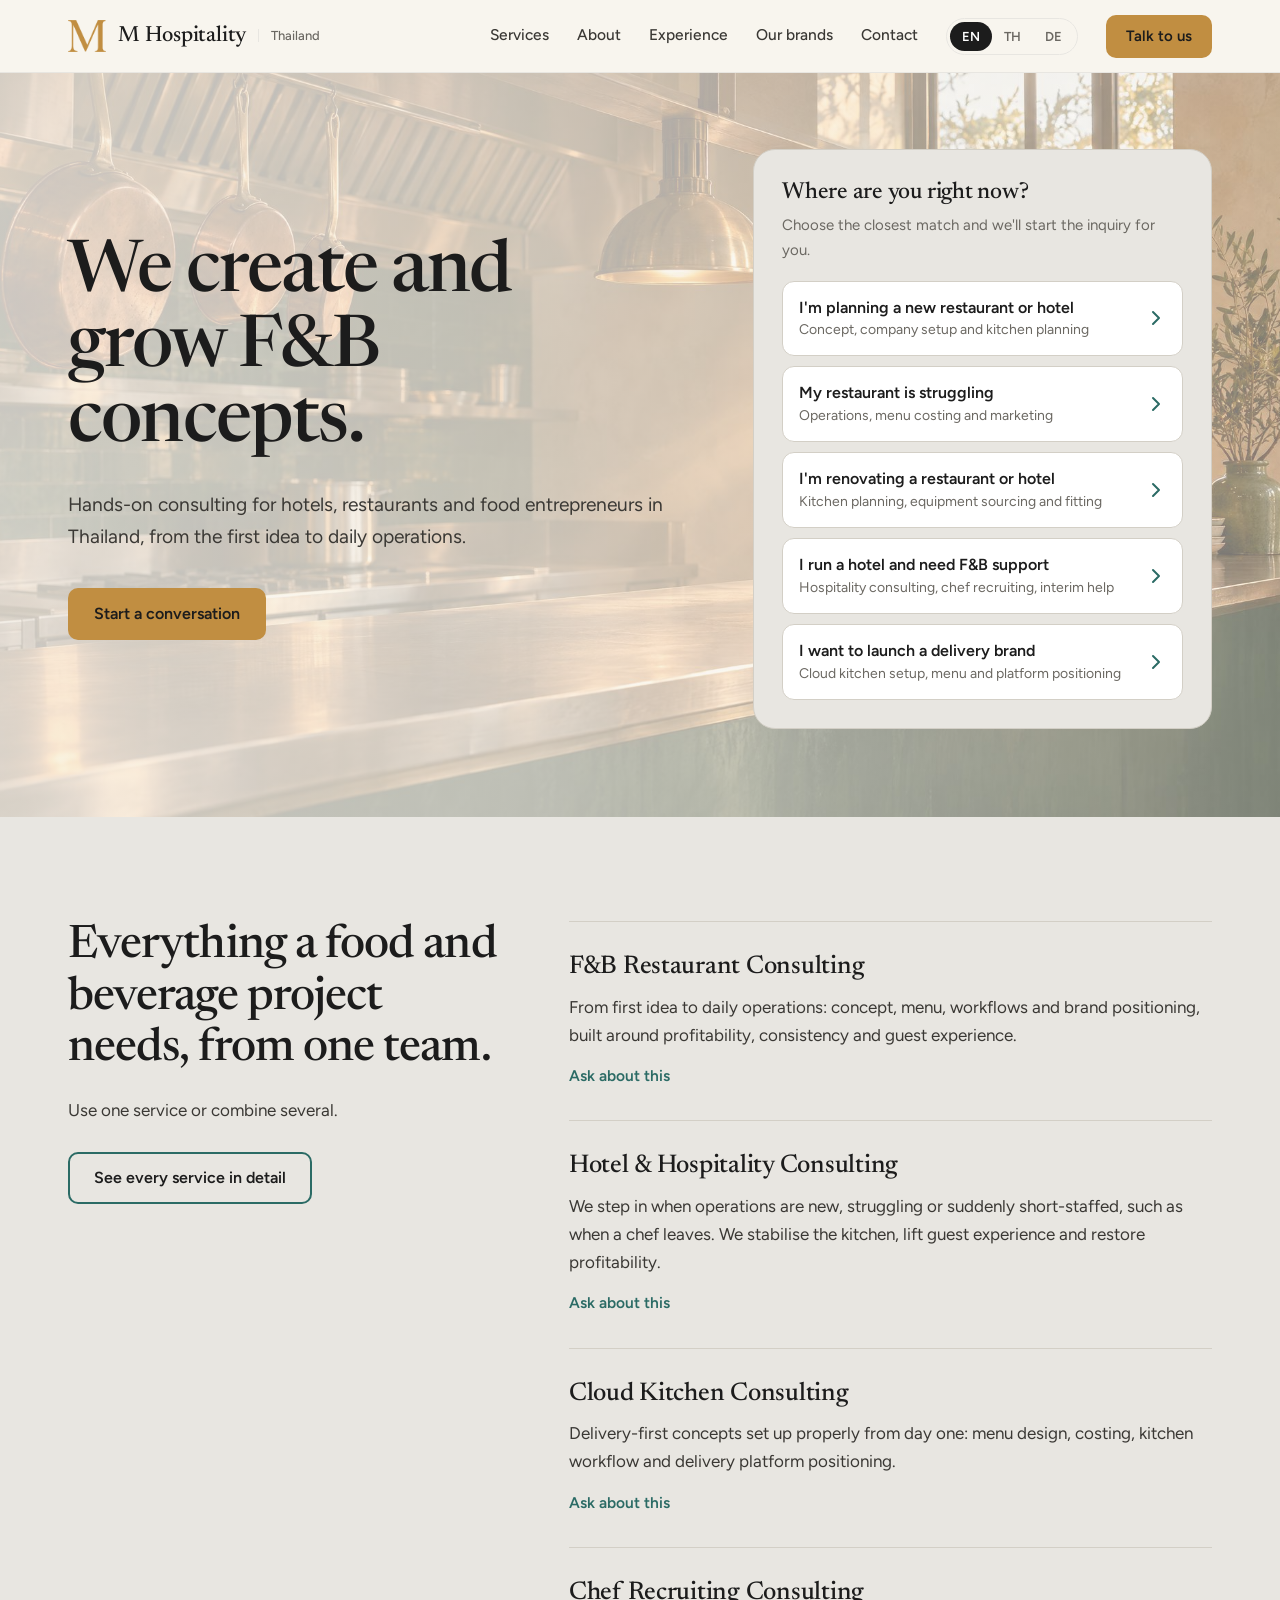
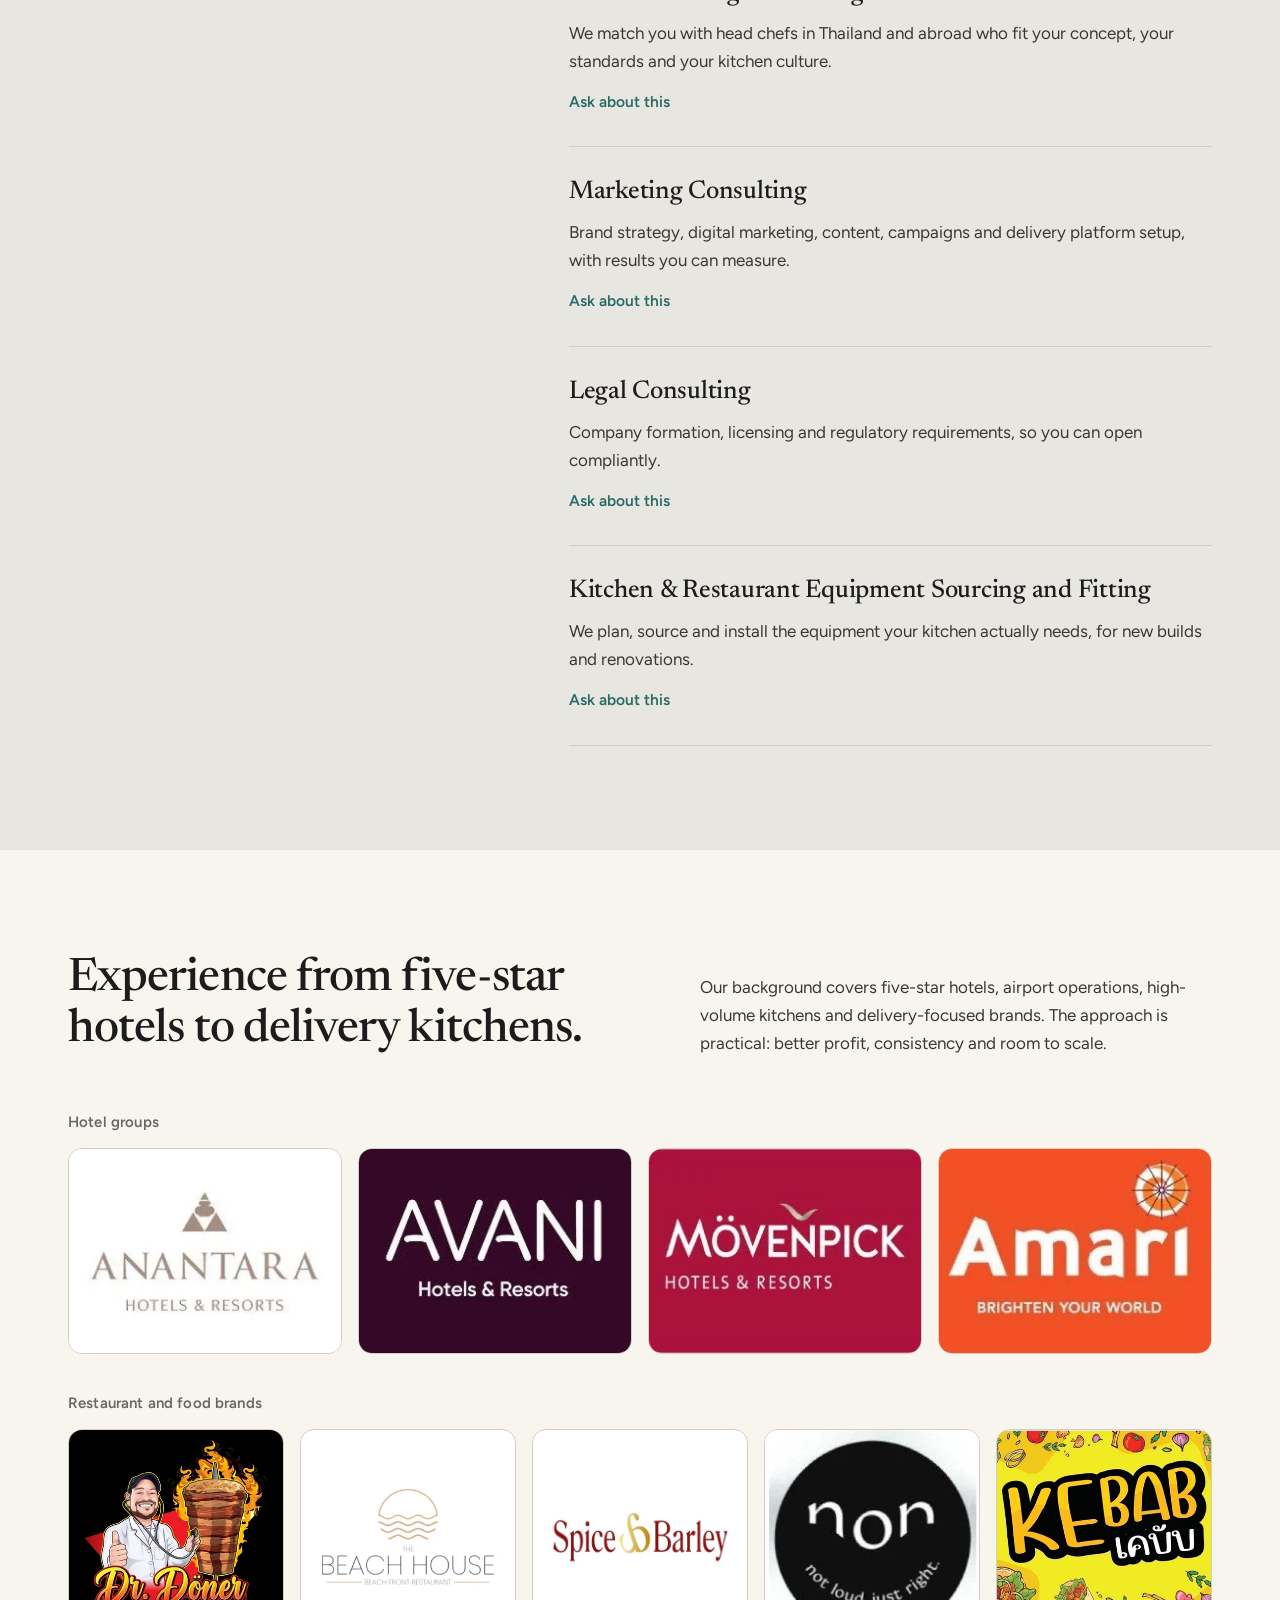
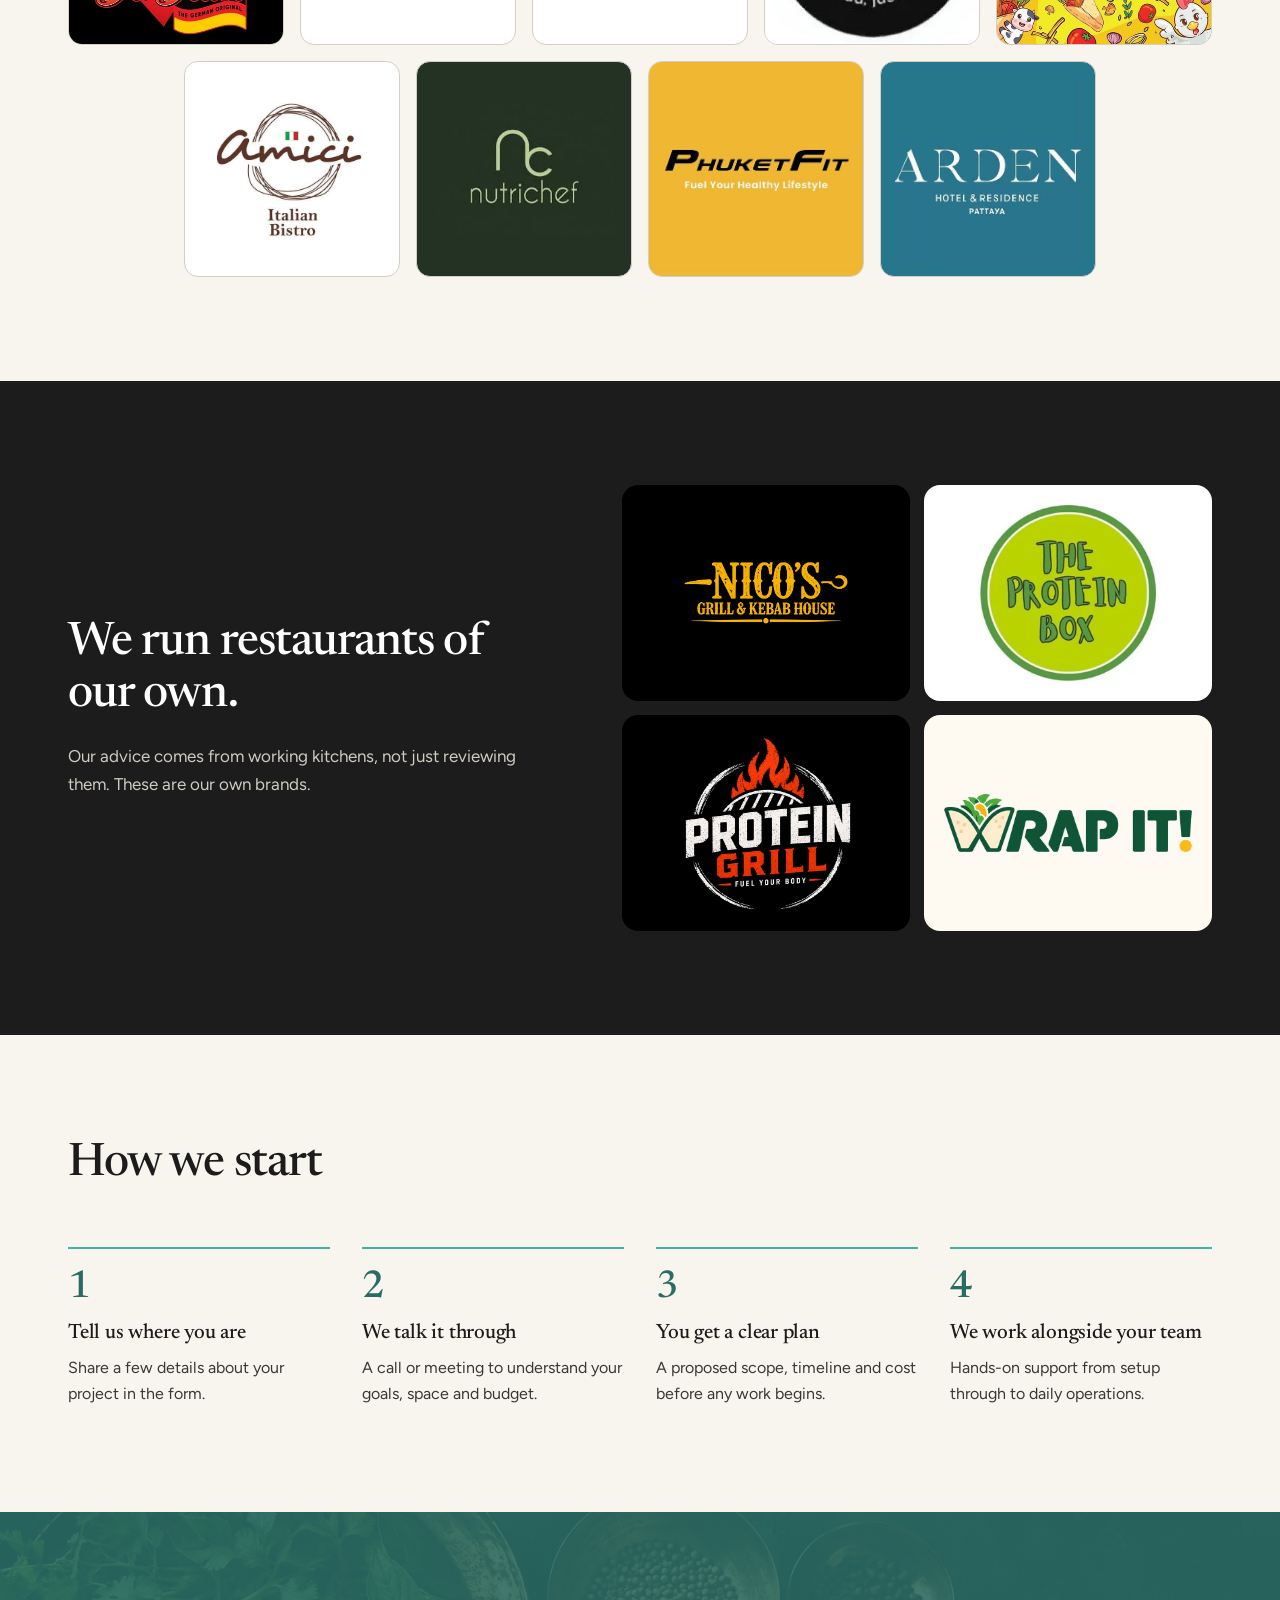
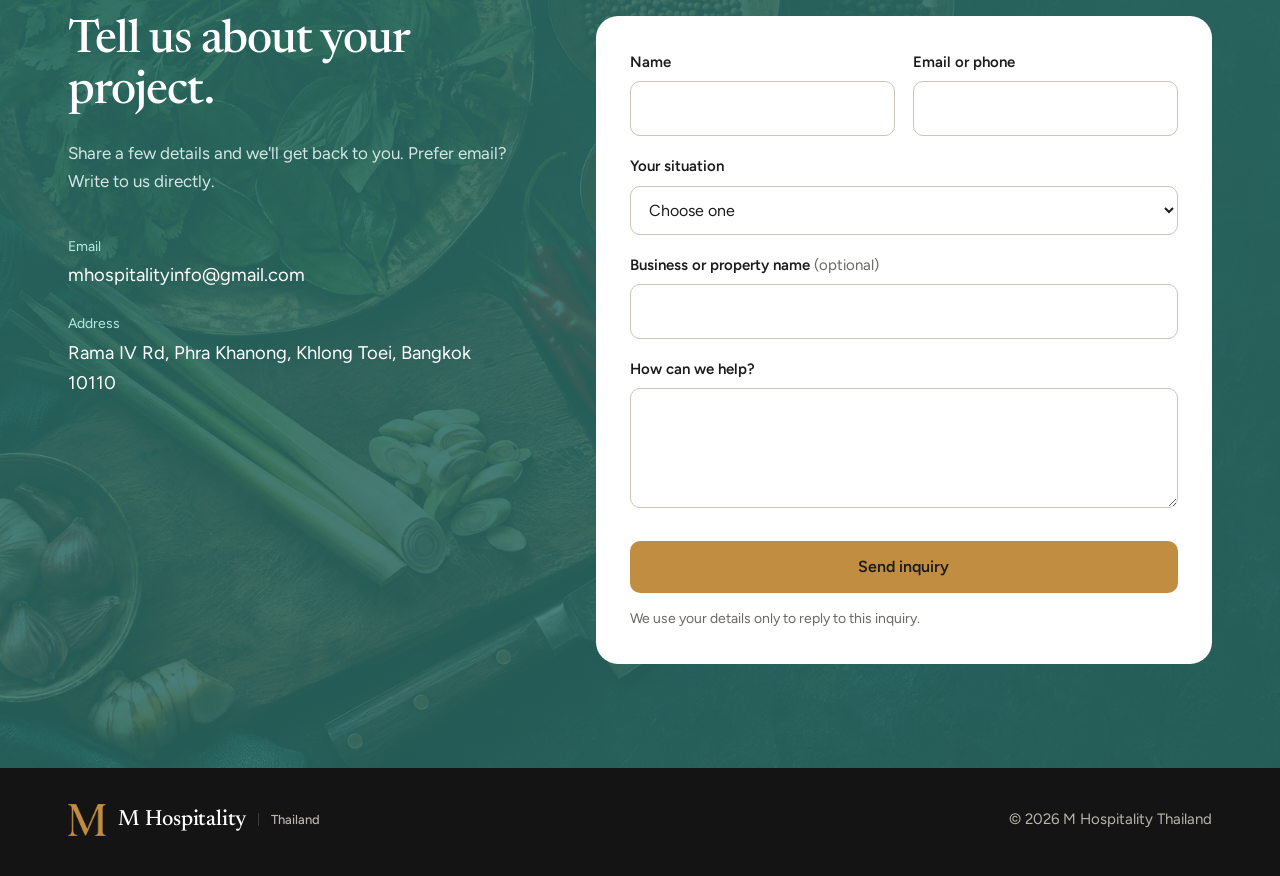
<file: index.html>
<!DOCTYPE html>
<html lang="en">
<head>
<meta charset="utf-8">
<meta name="viewport" content="width=device-width, initial-scale=1">
<title>M Hospitality Thailand | F&B and hotel consulting</title>
<meta name="description" content="M Hospitality Thailand helps restaurants and hotels create, launch and grow F&B concepts through hands-on consulting.">
<link rel="preconnect" href="https://fonts.googleapis.com">
<link rel="preconnect" href="https://fonts.gstatic.com" crossorigin>
<link href="https://fonts.googleapis.com/css2?family=Figtree:wght@400;500;600&family=Newsreader:opsz,wght@6..72,400;6..72,500;6..72,600&family=Noto+Sans+Thai:wght@400;500;600&family=Noto+Serif+Thai:wght@400;500;600&display=swap" rel="stylesheet">
<link rel="stylesheet" href="assets/site-v5.css">
<script src="assets/site-v5.js" defer></script>
</head>
<body>
<a class="skip" href="#main" data-i18n="skip">Skip to content</a>

<header class="top">
  <div class="wrap">
    <a class="brand" href="#top" aria-label="M Hospitality Thailand">
      <img src="assets/monogram.png" alt="" width="38" height="32">
      <b>M Hospitality</b><span>Thailand</span>
    </a>
    <nav class="main" id="mnav" aria-label="Main">
      <a href="services.html" data-i18n="nav_services">Services</a>
      <a href="about.html" data-i18n="nav_about">About</a>
      <a href="#experience" data-i18n="nav_exp">Experience</a>
      <a href="#brands" data-i18n="nav_brands">Our brands</a>
      <a href="#contact" data-i18n="nav_contact">Contact</a>
      <a class="btn btn-pine navcta" href="#contact" data-i18n="nav_cta">Talk to us</a>
    </nav>
    <div class="lang" role="group" aria-label="Language">
      <button type="button" data-lang="en" aria-pressed="true">EN</button>
      <button type="button" data-lang="th" aria-pressed="false">TH</button>
      <button type="button" data-lang="de" aria-pressed="false">DE</button>
    </div>
    <a class="btn btn-pine" href="#contact" data-i18n="nav_cta">Talk to us</a>
    <button class="burger" type="button" aria-label="Menu" aria-expanded="false" aria-controls="mnav"><span></span><span></span><span></span></button>
  </div>
</header>

<main id="main">
<div id="top"></div>

<section class="hero">
  <div class="wrap">
    <div>
      <h1 data-i18n="h1">We create and grow F&amp;B concepts.</h1>
      <p class="lede" data-i18n="lede">Hands-on consulting for hotels, restaurants and food entrepreneurs in Thailand, from the first idea to daily operations.</p>
      <div class="cta">
        <a class="btn btn-pine" href="#contact" data-i18n="cta1">Start a conversation</a>
      </div>
    </div>
    <div class="chooser" aria-labelledby="ch-title">
      <h2 id="ch-title" data-i18n="ch_title">Where are you right now?</h2>
      <p data-i18n="ch_sub">Choose the closest match and we'll start the inquiry for you.</p>
      <ul>
        <li><button class="opt" type="button" data-interest="new"><span><span class="t" data-i18n="o1t">I'm planning a new restaurant or hotel</span><span class="s" data-i18n="o1s">Concept, company setup and kitchen planning</span></span><svg width="20" height="20" viewBox="0 0 20 20" fill="none" aria-hidden="true"><path d="M7 4l6 6-6 6" stroke="currentColor" stroke-width="2" stroke-linecap="round" stroke-linejoin="round"/></svg></button></li>
        <li><button class="opt" type="button" data-interest="struggling"><span><span class="t" data-i18n="o2t">My restaurant is struggling</span><span class="s" data-i18n="o2s">Operations, menu costing and marketing</span></span><svg width="20" height="20" viewBox="0 0 20 20" fill="none" aria-hidden="true"><path d="M7 4l6 6-6 6" stroke="currentColor" stroke-width="2" stroke-linecap="round" stroke-linejoin="round"/></svg></button></li>
        <li><button class="opt" type="button" data-interest="renovate"><span><span class="t" data-i18n="o3t">I'm renovating a restaurant or hotel</span><span class="s" data-i18n="o3s">Kitchen planning, equipment sourcing and fitting</span></span><svg width="20" height="20" viewBox="0 0 20 20" fill="none" aria-hidden="true"><path d="M7 4l6 6-6 6" stroke="currentColor" stroke-width="2" stroke-linecap="round" stroke-linejoin="round"/></svg></button></li>
        <li><button class="opt" type="button" data-interest="hotel"><span><span class="t" data-i18n="o4t">I run a hotel and need F&amp;B support</span><span class="s" data-i18n="o4s">Hospitality consulting, chef recruiting, interim help</span></span><svg width="20" height="20" viewBox="0 0 20 20" fill="none" aria-hidden="true"><path d="M7 4l6 6-6 6" stroke="currentColor" stroke-width="2" stroke-linecap="round" stroke-linejoin="round"/></svg></button></li>
        <li><button class="opt" type="button" data-interest="delivery"><span><span class="t" data-i18n="o5t">I want to launch a delivery brand</span><span class="s" data-i18n="o5s">Cloud kitchen setup, menu and platform positioning</span></span><svg width="20" height="20" viewBox="0 0 20 20" fill="none" aria-hidden="true"><path d="M7 4l6 6-6 6" stroke="currentColor" stroke-width="2" stroke-linecap="round" stroke-linejoin="round"/></svg></button></li>
      </ul>
    </div>
  </div>
</section>

<section class="services sec-mist" id="services">
  <div class="wrap">
    <div class="intro">
      <h2 class="h2" data-i18n="sv_h">Everything a food and beverage project needs, from one team.</h2>
      <p class="sub" data-i18n="sv_sub">Use one service or combine several.</p>
      <a class="btn btn-line more" href="services.html" data-i18n="sv_more">See every service in detail</a>
    </div>
    <ul class="svc">
      <li><h3 data-i18n="s1t">F&amp;B Restaurant Consulting</h3><p data-i18n="s1d">From first idea to daily operations: concept, menu, workflows and brand positioning, built around profitability, consistency and guest experience.</p><a href="#contact" class="ask" data-svc="s1t"><span data-i18n="ask">Ask about this</span></a></li>
      <li><h3 data-i18n="s2t">Hotel &amp; Hospitality Consulting</h3><p data-i18n="s2d">We step in when operations are new, struggling or suddenly short-staffed, such as when a chef leaves. We stabilise the kitchen, lift guest experience and restore profitability.</p><a href="#contact" class="ask" data-svc="s2t"><span data-i18n="ask">Ask about this</span></a></li>
      <li><h3 data-i18n="s3t">Cloud Kitchen Consulting</h3><p data-i18n="s3d">Delivery-first concepts set up properly from day one: menu design, costing, kitchen workflow and delivery platform positioning.</p><a href="#contact" class="ask" data-svc="s3t"><span data-i18n="ask">Ask about this</span></a></li>
      <li><h3 data-i18n="s4t">Chef Recruiting Consulting</h3><p data-i18n="s4d">We match you with head chefs in Thailand and abroad who fit your concept, your standards and your kitchen culture.</p><a href="#contact" class="ask" data-svc="s4t"><span data-i18n="ask">Ask about this</span></a></li>
      <li><h3 data-i18n="s5t">Marketing Consulting</h3><p data-i18n="s5d">Brand strategy, digital marketing, content, campaigns and delivery platform setup, with results you can measure.</p><a href="#contact" class="ask" data-svc="s5t"><span data-i18n="ask">Ask about this</span></a></li>
      <li><h3 data-i18n="s6t">Legal Consulting</h3><p data-i18n="s6d">Company formation, licensing and regulatory requirements, so you can open compliantly.</p><a href="#contact" class="ask" data-svc="s6t"><span data-i18n="ask">Ask about this</span></a></li>
      <li><h3 data-i18n="s7t">Kitchen &amp; Restaurant Equipment Sourcing and Fitting</h3><p data-i18n="s7d">We plan, source and install the equipment your kitchen actually needs, for new builds and renovations.</p><a href="#contact" class="ask" data-svc="s7t"><span data-i18n="ask">Ask about this</span></a></li>
    </ul>
  </div>
</section>

<section id="experience">
  <div class="wrap">
    <div class="exp-head">
      <h2 class="h2" data-i18n="ex_h" style="max-width:20ch">Experience from five-star hotels to delivery kitchens.</h2>
      <p class="sub" data-i18n="ex_sub">Our background covers five-star hotels, airport operations, high-volume kitchens and delivery-focused brands. The approach is practical: better profit, consistency and room to scale.</p>
    </div>
    <div class="grp">
      <h3 data-i18n="ex_g1">Hotel groups</h3>
      <div class="logos hotels">
        <figure class="tile bleed"><img src="assets/anantara.png" alt="Anantara Hotels &amp; Resorts" width="277" height="208"></figure>
        <figure class="tile bleed"><img src="assets/avani.png" alt="Avani Hotels &amp; Resorts" width="277" height="208"></figure>
        <figure class="tile bleed"><img src="assets/movenpick.png" alt="Mövenpick Hotels &amp; Resorts" width="277" height="208"></figure>
        <figure class="tile bleed"><img src="assets/amari.png" alt="Amari" width="277" height="208"></figure>
      </div>
    </div>
    <div class="grp">
      <h3 data-i18n="ex_g2">Restaurant and food brands</h3>
      <div class="logos rests">
        <figure class="tile bleed"><img src="assets/dr-doner.png" alt="Dr. Döner, the German original" width="420" height="430"></figure>
        <figure class="tile"><img src="assets/beach-house.png" alt="The Beach House beach front restaurant" width="300" height="140"></figure>
        <figure class="tile"><img src="assets/spice-barley.png" alt="Spice &amp; Barley" width="400" height="160"></figure>
        <figure class="tile bleed"><img src="assets/non.png" alt="non, not loud, just right" width="277" height="208"></figure>
        <figure class="tile bleed"><img src="assets/kebab-thai.png" alt="Kebab เคบับ" width="420" height="422"></figure>
        <figure class="tile"><img src="assets/amici.jpg" alt="Amici Italian Bistro" width="500" height="500"></figure>
        <figure class="tile" style="background:#243223"><img src="assets/nutrichef.jpg" alt="Nutrichef" width="266" height="188"></figure>
        <figure class="tile bleed"><img src="assets/phuketfit.jpg" alt="PhuketFit, fuel your healthy lifestyle" width="447" height="447"></figure>
        <figure class="tile" style="background:#27778c"><img src="assets/arden.jpg" alt="Arden Hotel &amp; Residence Pattaya" width="447" height="447"></figure>
      </div>
    </div>
  </div>
</section>

<section class="own" id="brands">
  <div class="wrap">
    <div>
      <h2 class="h2" data-i18n="ob_h">We run restaurants of our own.</h2>
      <p class="sub" data-i18n="ob_sub">Our advice comes from working kitchens, not just reviewing them. These are our own brands.</p>
    </div>
    <div class="logos">
      <figure class="tile" style="background:#000"><img src="assets/nicos-grill.jpg" alt="Nico's Grill &amp; Kebab House" width="900" height="373"></figure>
      <figure class="tile"><img src="assets/protein-box.png" alt="The Protein Box" width="420" height="420"></figure>
      <figure class="tile" style="background:#000"><img src="assets/protein-grill.jpg" alt="Protein Grill, fuel your body" width="640" height="640"></figure>
      <figure class="tile" style="background:#fefaf1"><img src="assets/wrap-it.jpg" alt="Wrap It!" width="774" height="220"></figure>
    </div>
  </div>
</section>

<section id="process">
  <div class="wrap">
    <h2 class="h2" data-i18n="pr_h">How we start</h2>
    <ol class="steps">
      <li><h3 data-i18n="p1t">Tell us where you are</h3><p data-i18n="p1d">Share a few details about your project in the form.</p></li>
      <li><h3 data-i18n="p2t">We talk it through</h3><p data-i18n="p2d">A call or meeting to understand your goals, space and budget.</p></li>
      <li><h3 data-i18n="p3t">You get a clear plan</h3><p data-i18n="p3d">A proposed scope, timeline and cost before any work begins.</p></li>
      <li><h3 data-i18n="p4t">We work alongside your team</h3><p data-i18n="p4d">Hands-on support from setup through to daily operations.</p></li>
    </ol>
  </div>
</section>

<section class="contact" id="contact">
  <div class="wrap">
    <div>
      <h2 class="h2" data-i18n="ct_h">Tell us about your project.</h2>
      <p class="sub" data-i18n="ct_sub">Share a few details and we'll get back to you. Prefer email? Write to us directly.</p>
      <ul class="details">
        <li><small data-i18n="ct_email">Email</small><a href="mailto:mhospitalityinfo@gmail.com">mhospitalityinfo@gmail.com</a></li>
        <li><small data-i18n="ct_addr">Address</small><span data-i18n="addr">Rama IV Rd, Phra Khanong, Khlong Toei, Bangkok 10110</span></li>
      </ul>
    </div>
    <form id="form">
      <div class="row">
        <div class="f"><label for="name" data-i18n="f_name">Name</label><input id="name" name="name" autocomplete="name" required></div>
        <div class="f"><label for="cinfo" data-i18n="f_contact">Email or phone</label><input id="cinfo" name="cinfo" autocomplete="email" required></div>
      </div>
      <div class="f"><label for="interest" data-i18n="f_interest">Your situation</label>
        <select id="interest" name="interest">
          <option value="" data-i18n="i0">Choose one</option>
          <option value="new" data-i18n="o1t">I'm planning a new restaurant or hotel</option>
          <option value="struggling" data-i18n="o2t">My restaurant is struggling</option>
          <option value="renovate" data-i18n="o3t">I'm renovating a restaurant or hotel</option>
          <option value="hotel" data-i18n="o4t">I run a hotel and need F&amp;B support</option>
          <option value="delivery" data-i18n="o5t">I want to launch a delivery brand</option>
          <option value="other" data-i18n="i6">Something else</option>
        </select>
      </div>
      <div class="f"><label for="biz"><span data-i18n="f_biz">Business or property name</span> <i data-i18n="opt">(optional)</i></label><input id="biz" name="biz" autocomplete="organization"></div>
      <div class="f"><label for="msg" data-i18n="f_msg">How can we help?</label><textarea id="msg" name="msg"></textarea></div>
      <input type="checkbox" name="botcheck" id="botcheck" tabindex="-1" autocomplete="off" aria-hidden="true" style="position:absolute;left:-9999px">
      <button class="btn btn-pine" type="submit" data-i18n="f_send">Send inquiry</button>
      <p class="note" data-i18n="f_note">We use your details only to reply to this inquiry.</p>
      <div class="result" id="ok" hidden aria-live="polite" tabindex="-1">
        <h3 data-i18n="ok_h">Thank you, your inquiry has been sent.</h3>
        <p data-i18n="ok_p">We'll get back to you at the contact details you gave us.</p>
      </div>
      <div class="result" id="result" hidden aria-live="polite">
        <h3 data-i18n="r_h">Your email is ready</h3>
        <p data-i18n="r_p">Your email app should open with this message. If it doesn't, copy it and send it to mhospitalityinfo@gmail.com.</p>
        <textarea id="out" readonly aria-label="Message"></textarea>
        <button class="btn btn-line" type="button" id="copy" data-i18n="r_copy">Copy message</button>
      </div>
    </form>
  </div>
</section>
</main>

<footer>
  <div class="wrap">
    <a class="brand" href="#top" aria-label="M Hospitality Thailand"><img src="assets/monogram.png" alt="" width="34" height="29"><b>M Hospitality</b><span>Thailand</span></a>
    <p>&copy; 2026 M Hospitality Thailand</p>
  </div>
</footer>


<script>
try{history.scrollRestoration="manual"}catch(e){}
if(!location.hash){window.scrollTo(0,0)}
window.addEventListener("pageshow",function(){if(!location.hash)window.scrollTo(0,0)});
var T={
en:{skip:"Skip to content",nav_services:"Services",nav_about:"About",nav_exp:"Experience",nav_brands:"Our brands",nav_contact:"Contact",nav_cta:"Talk to us",
h1:"We create and grow F&B concepts.",lede:"Hands-on consulting for hotels, restaurants and food entrepreneurs in Thailand, from the first idea to daily operations.",cta1:"Start a conversation",cta2:"Call",
ch_title:"Where are you right now?",ch_sub:"Choose the closest match and we'll start the inquiry for you.",
o1t:"I'm planning a new restaurant or hotel",o1s:"Concept, company setup and kitchen planning",
o2t:"My restaurant is struggling",o2s:"Operations, menu costing and marketing",
o3t:"I'm renovating a restaurant or hotel",o3s:"Kitchen planning, equipment sourcing and fitting",
o4t:"I run a hotel and need F&B support",o4s:"Hospitality consulting, chef recruiting, interim help",
o5t:"I want to launch a delivery brand",o5s:"Cloud kitchen setup, menu and platform positioning",
sv_h:"Everything a food and beverage project needs, from one team.",sv_sub:"Use one service or combine several.",sv_more:"See every service in detail",ask:"Ask about this",
s1t:"F&B Restaurant Consulting",s1d:"From first idea to daily operations: concept, menu, workflows and brand positioning, built around profitability, consistency and guest experience.",
s2t:"Hotel & Hospitality Consulting",s2d:"We step in when operations are new, struggling or suddenly short-staffed, such as when a chef leaves. We stabilise the kitchen, lift guest experience and restore profitability.",
s3t:"Cloud Kitchen Consulting",s3d:"Delivery-first concepts set up properly from day one: menu design, costing, kitchen workflow and delivery platform positioning.",
s4t:"Chef Recruiting Consulting",s4d:"We match you with head chefs in Thailand and abroad who fit your concept, your standards and your kitchen culture.",
s5t:"Marketing Consulting",s5d:"Brand strategy, digital marketing, content, campaigns and delivery platform setup, with results you can measure.",
s6t:"Legal Consulting",s6d:"Company formation, licensing and regulatory requirements, so you can open compliantly.",
s7t:"Kitchen & Restaurant Equipment Sourcing and Fitting",s7d:"We plan, source and install the equipment your kitchen actually needs, for new builds and renovations.",
ex_h:"Experience from five-star hotels to delivery kitchens.",ex_sub:"Our background covers five-star hotels, airport operations, high-volume kitchens and delivery-focused brands. The approach is practical: better profit, consistency and room to scale.",
ex_g1:"Hotel groups",ex_g2:"Restaurant and food brands",
ob_h:"We run restaurants of our own.",ob_sub:"Our advice comes from working kitchens, not just reviewing them. These are our own brands.",
pr_h:"How we start",p1t:"Tell us where you are",p1d:"Share a few details about your project in the form.",p2t:"We talk it through",p2d:"A call or meeting to understand your goals, space and budget.",p3t:"You get a clear plan",p3d:"A proposed scope, timeline and cost before any work begins.",p4t:"We work alongside your team",p4d:"Hands-on support from setup through to daily operations.",
ct_h:"Tell us about your project.",ct_sub:"Share a few details and we'll get back to you. Prefer email? Write to us directly.",ct_phone:"Phone",ct_email:"Email",ct_addr:"Address",addr:"Rama IV Rd, Phra Khanong, Khlong Toei, Bangkok 10110",
f_name:"Name",f_contact:"Email or phone",f_interest:"Your situation",i0:"Choose one",i6:"Something else",f_biz:"Business or property name",opt:"(optional)",f_msg:"How can we help?",f_send:"Send inquiry",f_note:"We use your details only to reply to this inquiry.",
r_h:"Your email is ready",r_p:"Your email app should open with this message. If it doesn't, copy it and send it to mhospitalityinfo@gmail.com.",r_copy:"Copy message",r_copied:"Copied",sending:"Sending…",ok_h:"Thank you, your inquiry has been sent.",ok_p:"We'll get back to you at the contact details you gave us.",err_h:"Sorry, your inquiry didn't go through",err_p:"Please try again, or copy the message below and email it to mhospitalityinfo@gmail.com.",
m_call:"Call",m_enq:"Send inquiry",pre:"I'd like to ask about:"},
th:{skip:"ข้ามไปที่เนื้อหา",nav_services:"บริการ",nav_about:"เกี่ยวกับเรา",nav_exp:"ประสบการณ์",nav_brands:"แบรนด์ของเรา",nav_contact:"ติดต่อ",nav_cta:"ปรึกษาเรา",
h1:"เราสร้างและพัฒนาธุรกิจอาหารและเครื่องดื่ม",lede:"ที่ปรึกษาแบบลงมือทำจริง สำหรับโรงแรม ร้านอาหาร และผู้ประกอบการอาหารในประเทศไทย ตั้งแต่ไอเดียแรกจนถึงการดำเนินงานประจำวัน",cta1:"เริ่มพูดคุยกับเรา",cta2:"โทร",
ch_title:"ตอนนี้ธุรกิจของคุณอยู่ในช่วงไหน",ch_sub:"เลือกข้อที่ใกล้เคียงที่สุด แล้วเราจะเริ่มกรอกแบบฟอร์มให้",
o1t:"กำลังวางแผนเปิดร้านอาหารหรือโรงแรมใหม่",o1s:"คอนเซ็ปต์ การจดทะเบียนบริษัท และการวางแผนครัว",
o2t:"ร้านอาหารของฉันกำลังมีปัญหา",o2s:"งานปฏิบัติการ ต้นทุนเมนู และการตลาด",
o3t:"กำลังปรับปรุงร้านอาหารหรือโรงแรม",o3s:"วางแผนครัว จัดหาและติดตั้งอุปกรณ์",
o4t:"บริหารโรงแรมและต้องการที่ปรึกษาด้าน F&B",o4s:"ที่ปรึกษาโรงแรม สรรหาเชฟ และเข้าช่วยเมื่อทีมขาดแคลน",
o5t:"อยากเปิดแบรนด์เดลิเวอรี่",o5s:"ตั้งค่าคลาวด์คิทเช่น เมนู และการวางตำแหน่งบนแพลตฟอร์ม",
sv_h:"ทุกสิ่งที่โปรเจกต์อาหารและเครื่องดื่มต้องการ จากทีมเดียว",sv_sub:"ใช้บริการเดียวหรือผสมหลายบริการก็ได้",sv_more:"ดูรายละเอียดบริการทั้งหมด",ask:"สอบถามบริการนี้",
s1t:"ที่ปรึกษาร้านอาหารและเครื่องดื่ม",s1d:"ดูแลตั้งแต่ไอเดียแรกจนถึงการดำเนินงานประจำวัน ทั้งคอนเซ็ปต์ เมนู ขั้นตอนการทำงาน และการวางตำแหน่งแบรนด์ โดยเน้นกำไร ความสม่ำเสมอ และประสบการณ์ของลูกค้า",
s2t:"ที่ปรึกษาโรงแรมและธุรกิจบริการ",s2d:"เข้าช่วยเมื่อการดำเนินงานเพิ่งเริ่มต้น กำลังมีปัญหา หรือขาดคนกะทันหัน เช่น เชฟลาออก เพื่อให้ครัวกลับมามั่นคง ยกระดับประสบการณ์แขก และฟื้นกำไร",
s3t:"ที่ปรึกษาคลาวด์คิทเช่น",s3d:"สร้างธุรกิจเดลิเวอรี่ให้ถูกต้องตั้งแต่วันแรก ทั้งการออกแบบเมนู การคำนวณต้นทุน ขั้นตอนการทำงานในครัว และการวางตำแหน่งบนแพลตฟอร์มเดลิเวอรี่",
s4t:"ที่ปรึกษาสรรหาเชฟ",s4d:"เราจับคู่คุณกับหัวหน้าเชฟทั้งในไทยและต่างประเทศ ที่เข้ากับคอนเซ็ปต์ มาตรฐาน และวัฒนธรรมครัวของคุณ",
s5t:"ที่ปรึกษาการตลาด",s5d:"กลยุทธ์แบรนด์ การตลาดดิจิทัล คอนเทนต์ แคมเปญ และการตั้งค่าบนแพลตฟอร์มเดลิเวอรี่ ด้วยผลลัพธ์ที่วัดได้",
s6t:"ที่ปรึกษากฎหมาย",s6d:"จดทะเบียนบริษัท ใบอนุญาต และข้อกำหนดทางกฎหมาย เพื่อให้เปิดธุรกิจได้อย่างถูกต้อง",
s7t:"จัดหาและติดตั้งอุปกรณ์ครัวและร้านอาหาร",s7d:"วางแผน จัดหา และติดตั้งอุปกรณ์ที่ครัวของคุณต้องใช้จริง ทั้งโครงการใหม่และงานปรับปรุง",
ex_h:"ประสบการณ์ตั้งแต่โรงแรมห้าดาวถึงครัวเดลิเวอรี่",ex_sub:"ประสบการณ์ของเราครอบคลุมโรงแรมห้าดาว งานในสนามบิน ครัวปริมาณสูง และแบรนด์เดลิเวอรี่ เราทำงานแบบใช้ได้จริง เพื่อกำไรที่ดีขึ้น มาตรฐานที่สม่ำเสมอ และพื้นที่ในการขยายธุรกิจ",
ex_g1:"กลุ่มโรงแรม",ex_g2:"แบรนด์ร้านอาหารและอาหาร",
ob_h:"เราเปิดร้านอาหารของเราเอง",ob_sub:"คำแนะนำของเรามาจากการทำงานในครัวจริง ไม่ใช่แค่การตรวจสอบ นี่คือแบรนด์ของเราเอง",
pr_h:"เริ่มต้นอย่างไร",p1t:"บอกเราว่าคุณอยู่ในช่วงไหน",p1d:"แจ้งรายละเอียดโครงการสั้น ๆ ผ่านแบบฟอร์ม",p2t:"เราพูดคุยกัน",p2d:"โทรหรือพบกัน เพื่อทำความเข้าใจเป้าหมาย พื้นที่ และงบประมาณของคุณ",p3t:"คุณได้แผนที่ชัดเจน",p3d:"ขอบเขตงาน ระยะเวลา และค่าใช้จ่ายที่เสนอ ก่อนเริ่มงานจริง",p4t:"เราทำงานเคียงข้างทีมของคุณ",p4d:"ลงมือช่วยตั้งแต่การเริ่มต้นไปจนถึงการดำเนินงานประจำวัน",
ct_h:"เล่าโครงการของคุณให้เราฟัง",ct_sub:"แจ้งรายละเอียดสั้น ๆ แล้วเราจะติดต่อกลับ หรืออีเมลหาเราได้โดยตรง",ct_phone:"โทรศัพท์",ct_email:"อีเมล",ct_addr:"ที่อยู่",addr:"ถนนพระราม 4 แขวงพระโขนง เขตคลองเตย กรุงเทพฯ 10110",
f_name:"ชื่อ",f_contact:"อีเมลหรือเบอร์โทร",f_interest:"สถานการณ์ของคุณ",i0:"เลือกหนึ่งข้อ",i6:"เรื่องอื่น ๆ",f_biz:"ชื่อธุรกิจหรือที่พัก",opt:"(ไม่บังคับ)",f_msg:"ให้เราช่วยอะไรได้บ้าง",f_send:"ส่งข้อความ",f_note:"เราใช้ข้อมูลของคุณเพื่อตอบกลับข้อความนี้เท่านั้น",
r_h:"อีเมลพร้อมส่งแล้ว",r_p:"แอปอีเมลของคุณควรเปิดพร้อมข้อความนี้ หากไม่เปิด ให้คัดลอกข้อความแล้วส่งไปที่ mhospitalityinfo@gmail.com",r_copy:"คัดลอกข้อความ",r_copied:"คัดลอกแล้ว",sending:"กำลังส่ง…",ok_h:"ขอบคุณ ส่งข้อความของคุณแล้ว",ok_p:"เราจะติดต่อกลับตามข้อมูลที่คุณให้ไว้",err_h:"ขออภัย ส่งข้อความไม่สำเร็จ",err_p:"โปรดลองอีกครั้ง หรือคัดลอกข้อความด้านล่างแล้วส่งอีเมลไปที่ mhospitalityinfo@gmail.com",
m_call:"โทร",m_enq:"ส่งข้อความ",pre:"ฉันต้องการสอบถามเรื่อง:"},
de:{"skip": "Zum Inhalt springen", "nav_services": "Leistungen", "nav_about": "Über uns", "nav_exp": "Erfahrung", "nav_brands": "Unsere Marken", "nav_contact": "Kontakt", "nav_cta": "Jetzt anfragen", "h1": "Wir entwickeln und stärken F&B-Konzepte.", "lede": "Praxisnahe Beratung für Hotels, Restaurants und Gastronomie-Gründer in Thailand – von der ersten Idee bis zum täglichen Betrieb.", "cta1": "Gespräch starten", "cta2": "Anrufen", "ch_title": "Wo stehen Sie gerade?", "ch_sub": "Wählen Sie die passendste Option – wir bereiten die Anfrage für Sie vor.", "o1t": "Ich plane ein neues Restaurant oder Hotel", "o1s": "Konzept, Firmengründung und Küchenplanung", "o2t": "Mein Restaurant läuft nicht gut", "o2s": "Betrieb, Menükalkulation und Marketing", "o3t": "Ich renoviere ein Restaurant oder Hotel", "o3s": "Küchenplanung, Beschaffung und Einbau von Geräten", "o4t": "Ich führe ein Hotel und brauche F&B-Unterstützung", "o4s": "Hotelberatung, Küchenchef-Vermittlung, Interimsunterstützung", "o5t": "Ich möchte eine Liefermarke starten", "o5s": "Cloud-Kitchen-Aufbau, Menü und Plattform-Positionierung", "sv_h": "Alles, was ein Gastronomieprojekt braucht – aus einer Hand.", "sv_sub": "Buchen Sie eine Leistung oder kombinieren Sie mehrere.", "sv_more": "Alle Leistungen im Detail", "ask": "Dazu anfragen", "s1t": "F&B-Restaurantberatung", "s1d": "Von der ersten Idee bis zum Tagesgeschäft: Konzept, Menü, Abläufe und Markenpositionierung – ausgerichtet auf Rentabilität, Beständigkeit und Gästeerlebnis.", "s2t": "Hotel- und Hospitality-Beratung", "s2d": "Wir springen ein, wenn der Betrieb neu ist, Probleme hat oder plötzlich Personal fehlt, etwa wenn ein Küchenchef geht. Wir stabilisieren die Küche, verbessern das Gästeerlebnis und stellen die Rentabilität wieder her.", "s3t": "Cloud-Kitchen-Beratung", "s3d": "Lieferorientierte Konzepte von Anfang an richtig aufgebaut: Menügestaltung, Kalkulation, Küchenabläufe und Positionierung auf Lieferplattformen.", "s4t": "Küchenchef-Vermittlung", "s4d": "Wir vermitteln Ihnen Küchenchefs in Thailand und im Ausland, die zu Ihrem Konzept, Ihren Standards und Ihrer Küchenkultur passen.", "s5t": "Marketingberatung", "s5d": "Markenstrategie, Digitalmarketing, Content, Kampagnen und Einrichtung von Lieferplattformen – mit messbaren Ergebnissen.", "s6t": "Rechtsberatung", "s6d": "Firmengründung, Lizenzen und regulatorische Anforderungen, damit Sie rechtskonform eröffnen können.", "s7t": "Beschaffung und Einbau von Küchen- und Restaurantausstattung", "s7d": "Wir planen, beschaffen und installieren die Ausstattung, die Ihre Küche wirklich braucht – für Neubauten und Renovierungen.", "ex_h": "Erfahrung von Fünf-Sterne-Hotels bis zu Lieferküchen.", "ex_sub": "Unser Hintergrund umfasst Fünf-Sterne-Hotels, Flughafenbetriebe, Großküchen und lieferorientierte Marken. Unser Ansatz ist praxisnah: bessere Erträge, Beständigkeit und Raum zum Wachsen.", "ex_g1": "Hotelgruppen", "ex_g2": "Restaurant- und Food-Marken", "ob_h": "Wir betreiben auch eigene Restaurants.", "ob_sub": "Unser Rat kommt aus laufenden Küchen, nicht vom Schreibtisch. Das sind unsere eigenen Marken.", "pr_h": "So starten wir", "p1t": "Sagen Sie uns, wo Sie stehen", "p1d": "Schildern Sie Ihr Projekt kurz im Formular.", "p2t": "Wir besprechen es", "p2d": "Ein Anruf oder Treffen, um Ihre Ziele, Räumlichkeiten und Ihr Budget zu verstehen.", "p3t": "Sie erhalten einen klaren Plan", "p3d": "Ein Vorschlag mit Umfang, Zeitplan und Kosten, bevor die Arbeit beginnt.", "p4t": "Wir arbeiten an der Seite Ihres Teams", "p4d": "Praktische Unterstützung vom Aufbau bis zum Tagesgeschäft.", "ct_h": "Erzählen Sie uns von Ihrem Projekt.", "ct_sub": "Schildern Sie uns kurz Ihr Anliegen, wir melden uns bei Ihnen. Gern auch per E-Mail direkt an uns.", "ct_phone": "Telefon", "ct_email": "E-Mail", "ct_addr": "Adresse", "addr": "Rama IV Rd, Phra Khanong, Khlong Toei, Bangkok 10110", "f_name": "Name", "f_contact": "E-Mail oder Telefon", "f_interest": "Ihre Situation", "i0": "Bitte wählen", "i6": "Etwas anderes", "f_biz": "Name des Betriebs oder Hotels", "opt": "(optional)", "f_msg": "Wie können wir helfen?", "f_send": "Anfrage senden", "f_note": "Wir verwenden Ihre Angaben ausschließlich, um auf diese Anfrage zu antworten.", "r_h": "Ihre E-Mail ist bereit", "r_p": "Ihr E-Mail-Programm sollte sich mit dieser Nachricht öffnen. Falls nicht, kopieren Sie sie und senden Sie sie an mhospitalityinfo@gmail.com.", "r_copy": "Nachricht kopieren", "r_copied": "Kopiert", "sending": "Wird gesendet…", "ok_h": "Vielen Dank, Ihre Anfrage wurde gesendet.", "ok_p": "Wir melden uns unter den angegebenen Kontaktdaten bei Ihnen.", "err_h": "Leider hat das Senden nicht geklappt", "err_p": "Bitte versuchen Sie es erneut oder kopieren Sie die Nachricht unten und senden Sie sie per E-Mail an mhospitalityinfo@gmail.com.", "m_call": "Anrufen", "m_enq": "Anfrage senden", "pre": "Ich möchte mich erkundigen zu:"}
};
var lang="en";
function t(k){return (T[lang]&&T[lang][k])||T.en[k]||k}
function apply(l){
  lang=l;document.documentElement.lang=l;
  document.querySelectorAll("[data-i18n]").forEach(function(el){var v=t(el.getAttribute("data-i18n"));el.textContent=v});
  document.querySelectorAll("[data-lang]").forEach(function(b){b.setAttribute("aria-pressed",b.dataset.lang===l?"true":"false")});
  document.title=({en:"M Hospitality Thailand | F&B and hotel consulting",th:"M Hospitality Thailand | ที่ปรึกษาธุรกิจอาหารและโรงแรม",de:"M Hospitality Thailand | F&B- und Hotelberatung"})[l];
  var m=document.getElementById("msg");if(m.dataset.auto){m.value=t("pre")+" "+t(m.dataset.auto);}
}
document.querySelectorAll("[data-lang]").forEach(function(b){b.addEventListener("click",function(){apply(b.dataset.lang);try{localStorage.setItem("mh-lang",b.dataset.lang)}catch(e){}})});
try{var saved=localStorage.getItem("mh-lang");if(saved&&T[saved])apply(saved)}catch(e){}

var form=document.getElementById("form"),sel=document.getElementById("interest"),msg=document.getElementById("msg");
function goForm(){
  var c=document.getElementById("contact");
  var reduce=window.matchMedia("(prefers-reduced-motion:reduce)").matches;
  c.scrollIntoView({behavior:reduce?"auto":"smooth"});
  setTimeout(function(){try{document.getElementById("name").focus({preventScroll:true})}catch(e){}},reduce?0:500);
}
document.querySelectorAll(".opt").forEach(function(b){b.addEventListener("click",function(){sel.value=b.dataset.interest;goForm()})});
document.querySelectorAll(".ask").forEach(function(a){a.addEventListener("click",function(e){
  e.preventDefault();
  if(!msg.value||msg.dataset.auto){msg.dataset.auto=a.dataset.svc;msg.value=t("pre")+" "+t(a.dataset.svc)}
  goForm();
})});
msg.addEventListener("input",function(){delete msg.dataset.auto});

var ACCESS_KEY="af99acaa-fc83-4530-8a68-032450c0ddc4";
form.addEventListener("submit",function(e){
  e.preventDefault();
  if(document.getElementById("botcheck").checked){return}
  var names={"":"-",new:"Planning a new restaurant or hotel",struggling:"Restaurant is struggling",renovate:"Renovating a restaurant or hotel",hotel:"Hotel needing F&B support",delivery:"Launching a delivery brand",other:"Something else"};
  var nm=document.getElementById("name").value,ci=document.getElementById("cinfo").value;
  var body="Name: "+nm+"\nContact: "+ci+"\nSituation: "+names[sel.value]+"\nBusiness: "+(document.getElementById("biz").value||"-")+"\n\n"+(msg.value||"-");
  var subject="Website inquiry from "+nm;
  var res=document.getElementById("result"),ok=document.getElementById("ok"),btn=form.querySelector("button[type=submit]");
  function fallback(mode){
    document.getElementById("out").value="To: mhospitalityinfo@gmail.com\nSubject: "+subject+"\n\n"+body;
    res.querySelector("h3").setAttribute("data-i18n",mode==="err"?"err_h":"r_h");
    res.querySelector("p").setAttribute("data-i18n",mode==="err"?"err_p":"r_p");
    apply(lang);
    ok.hidden=true;res.hidden=false;res.scrollIntoView({block:"nearest"});
  }
  if(ACCESS_KEY.indexOf("YOUR_")===0){
    fallback("mail");
    try{window.location.href="mailto:mhospitalityinfo@gmail.com?subject="+encodeURIComponent(subject)+"&body="+encodeURIComponent(body)}catch(err){}
    return;
  }
  btn.disabled=true;btn.textContent=t("sending");
  var payload={access_key:ACCESS_KEY,subject:subject,from_name:"M Hospitality website",name:nm,message:body};
  if(/^[^\s@]+@[^\s@]+\.[^\s@]+$/.test(ci)){payload.email=ci}
  fetch("https://api.web3forms.com/submit",{method:"POST",headers:{"Content-Type":"application/json",Accept:"application/json"},body:JSON.stringify(payload)})
    .then(function(r){return r.json().then(function(j){return r.ok&&j.success})})
    .then(function(good){
      if(!good){throw new Error("send failed")}
      form.reset();delete msg.dataset.auto;res.hidden=true;ok.hidden=false;ok.focus();ok.scrollIntoView({block:"nearest"});
    })
    .catch(function(){fallback("err")})
    .then(function(){btn.disabled=false;btn.textContent=t("f_send")});
});
document.getElementById("copy").addEventListener("click",function(){
  var b=this,o=document.getElementById("out");
  function done(){b.textContent=t("r_copied");setTimeout(function(){b.textContent=t("r_copy")},1800)}
  try{navigator.clipboard.writeText(o.value).then(done,function(){o.select()})}catch(err){o.select()}
});
</script>
</body>
</html>
</file>
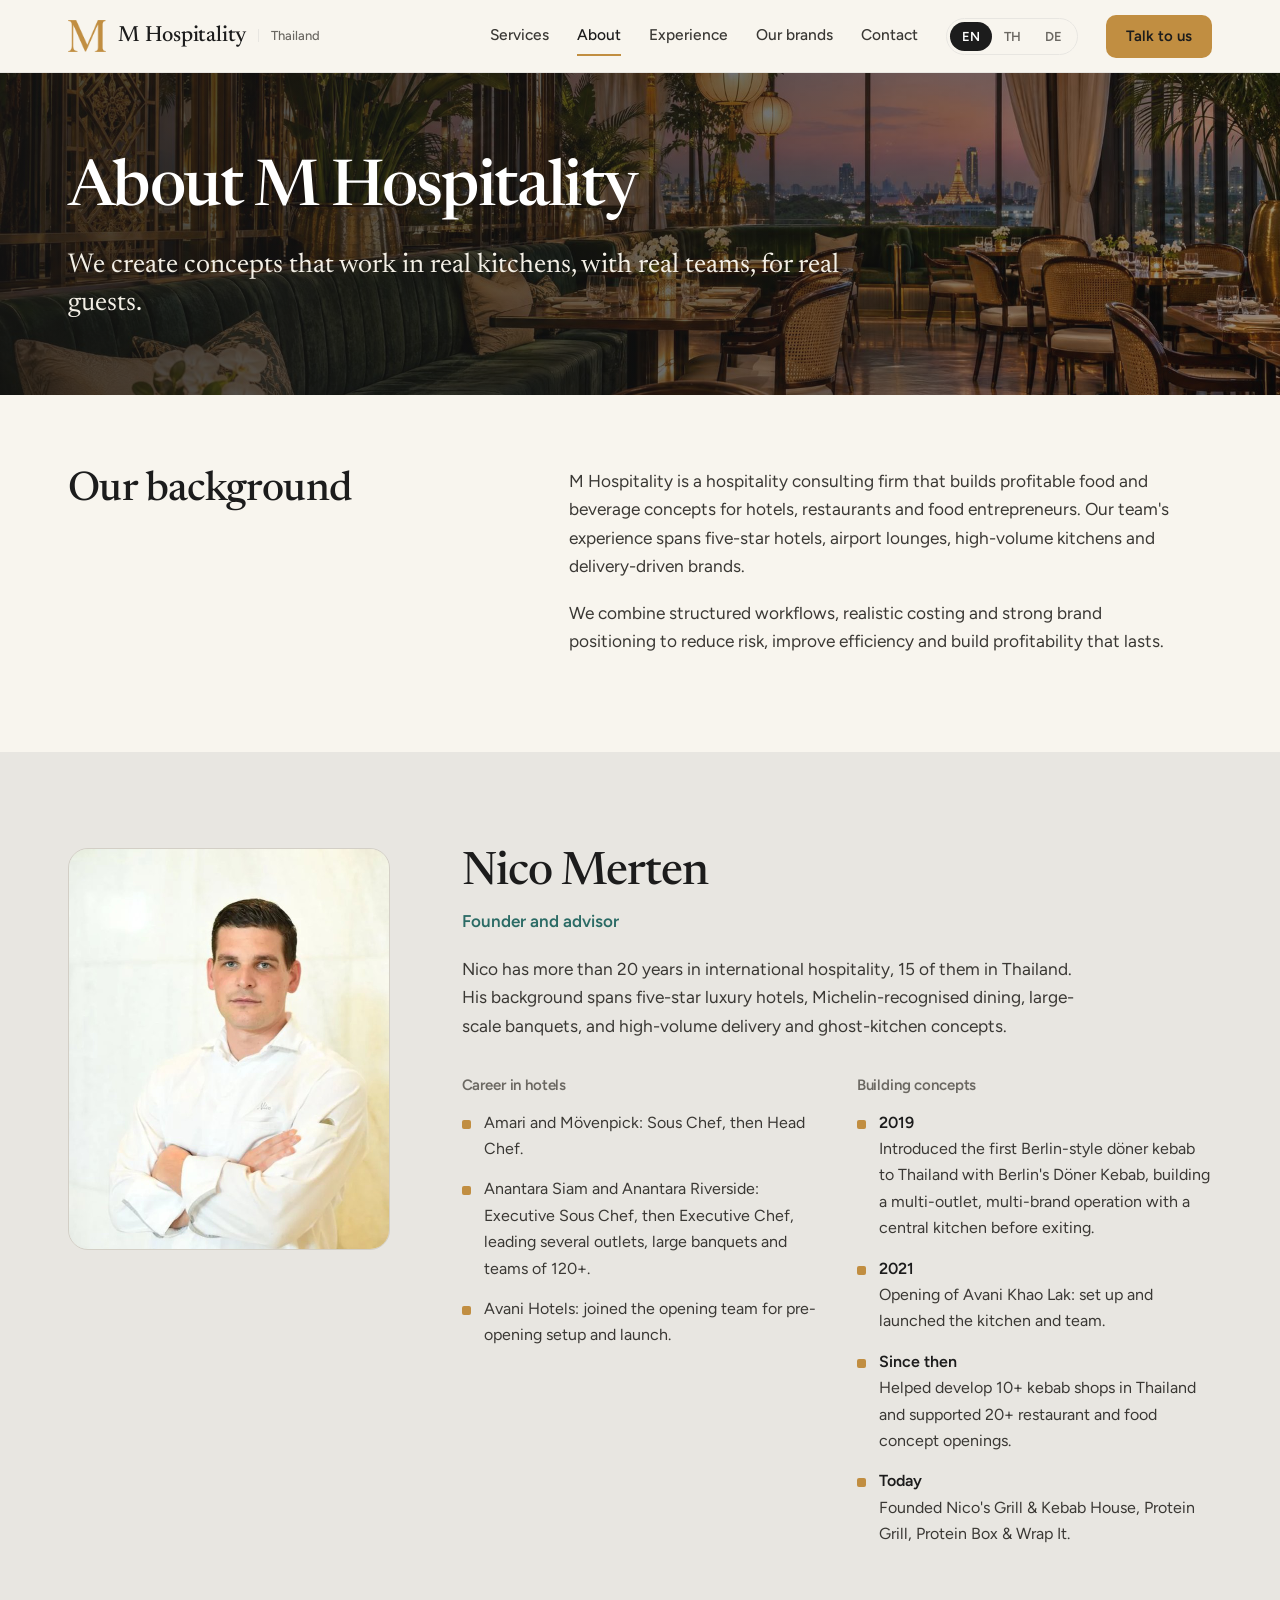
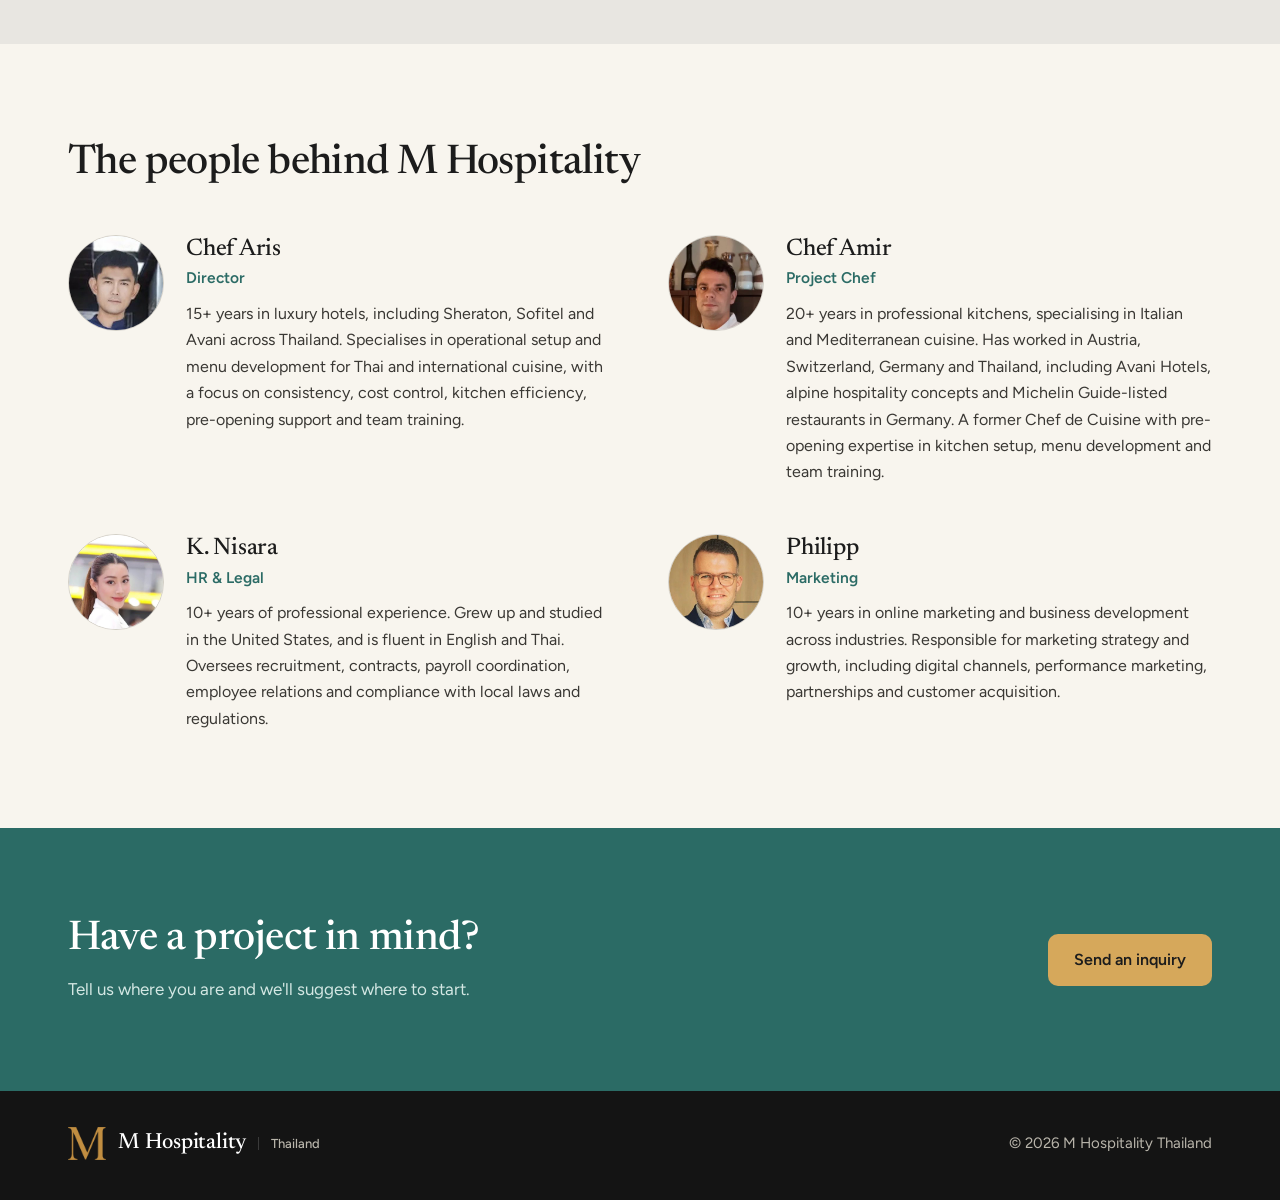
<file: about.html>
<!DOCTYPE html>
<html lang="en">
<head>
<meta charset="utf-8">
<meta name="viewport" content="width=device-width, initial-scale=1">
<title>About | M Hospitality Thailand</title>
<meta name="description" content="M Hospitality Thailand is a hospitality consulting firm led by chef and founder Nico Merten.">
<link rel="preconnect" href="https://fonts.googleapis.com">
<link rel="preconnect" href="https://fonts.gstatic.com" crossorigin>
<link href="https://fonts.googleapis.com/css2?family=Figtree:wght@400;500;600&family=Newsreader:opsz,wght@6..72,400;6..72,500;6..72,600&family=Noto+Sans+Thai:wght@400;500;600&family=Noto+Serif+Thai:wght@400;500;600&display=swap" rel="stylesheet">
<link rel="stylesheet" href="assets/site-v5.css">
<style>
.phero{padding:84px 0 72px;position:relative;isolation:isolate}
.phero::before{content:"";position:absolute;inset:0;z-index:-1;background:linear-gradient(90deg,rgba(20,20,20,.8) 0%,rgba(20,20,20,.62) 55%,rgba(20,20,20,.42) 100%),url(assets/bg-hotel.jpg) center/cover no-repeat}
.phero h1{color:#fff}
@media (max-width:700px){.phero::before{background:linear-gradient(rgba(20,20,20,.74),rgba(20,20,20,.62)),url(assets/bg-hotel-sm.jpg) center/cover no-repeat}}
.phero h1{font-size:clamp(2.6rem,5vw,4.2rem);line-height:1.06;letter-spacing:-.025em}
html[lang="th"] .phero h1{line-height:1.3}
.phero .lede{margin-top:22px;max-width:30em;font-family:var(--serif);font-size:clamp(1.3rem,2.2vw,1.7rem);line-height:1.4;color:#f3efe6}
html[lang="th"] .phero .lede{line-height:1.7}
.bg .wrap{display:grid;grid-template-columns:minmax(0,.8fr) minmax(0,1.2fr);gap:72px;align-items:start}
.bg{padding:72px 0 96px}
.bg h2,.team h2{font-size:clamp(1.9rem,3.2vw,2.6rem);line-height:1.15;letter-spacing:-.015em}
html[lang="th"] .bg h2,html[lang="th"] .team h2{line-height:1.4}
.bg p+p{margin-top:18px}
.bg .txt p{font-size:1.08rem;max-width:36em}
.founder{background:var(--mist);padding:96px 0}
.founder .wrap{display:grid;grid-template-columns:minmax(0,.6fr) minmax(0,1.4fr);gap:72px;align-items:start}
.portrait{aspect-ratio:4/5;background:#fff;border:1px solid var(--line2);border-radius:20px;display:flex;align-items:flex-end;justify-content:center;overflow:hidden}
.portrait svg,.ph svg{fill:rgba(193,142,65,.4);width:80%}
.founder h2{font-size:clamp(2rem,3.6vw,3rem);line-height:1.1;letter-spacing:-.02em}
.founder .role{margin-top:8px;color:var(--teal);font-weight:600}
.founder .bio{margin-top:20px;font-size:1.08rem;max-width:36em}
.fcols{display:grid;grid-template-columns:1fr 1fr;gap:40px;margin-top:36px}
.fcols h3{font:600 15px/1.3 var(--sans);color:var(--muted);margin-bottom:14px}
.fcols ul{list-style:none;margin:0;padding:0;display:grid;gap:14px}
.fcols li{position:relative;padding-left:22px;font-size:16px}
.fcols li::before{content:"";position:absolute;left:0;top:.62em;width:9px;height:9px;border-radius:2px;background:var(--brass)}
.fcols li b{display:block;color:var(--ink);font-weight:600}
.team{padding:96px 0}
.people{list-style:none;margin:48px 0 0;padding:0;display:grid;grid-template-columns:1fr 1fr;gap:48px 56px}
.person{display:flex;gap:22px;align-items:flex-start}
.ph{flex:none;width:96px;height:96px;border-radius:50%;background:#fff;border:1px solid var(--line2);display:flex;align-items:flex-end;justify-content:center;overflow:hidden}
.ph svg{width:86%}
.portrait img,.ph img{width:100%;height:100%;object-fit:cover;display:block}
.ph img{object-position:center 30%}
.person h3{font-size:1.5rem;line-height:1.2}
.person .role{color:var(--teal);font-weight:600;font-size:15.5px;margin:2px 0 10px}
.person p:last-child{font-size:16px}
.cta{background:var(--jade);color:#eef3f1;padding:88px 0}
.cta .wrap{display:flex;flex-wrap:wrap;gap:28px 56px;align-items:center;justify-content:space-between}
.cta h2{color:#fff;max-width:18ch;font-size:clamp(1.9rem,3.2vw,2.6rem);line-height:1.15}
html[lang="th"] .cta h2{line-height:1.4;max-width:22ch}
.cta p{margin-top:12px;color:#d3e7e3;max-width:30em}
.cta .btns{display:flex;flex-wrap:wrap;gap:14px}
.cta .btn-line{border-color:#f8f5ee;color:#f8f5ee}
.cta .btn-line:hover{background:#f8f5ee;color:var(--jade)}
@media (max-width:1020px){
  .bg .wrap,.founder .wrap{grid-template-columns:1fr;gap:36px}
  .portrait{max-width:320px}
  .people{grid-template-columns:1fr}
}
@media (max-width:640px){
  .phero{padding:44px 0 36px}.bg{padding-bottom:64px}.founder,.team{padding:64px 0}
  .fcols{grid-template-columns:1fr;gap:28px}
  .person{flex-direction:column;gap:14px}
  .cta{padding:64px 0}.cta .btns .btn{width:100%}
}
</style>
<script src="assets/site-v5.js" defer></script>
</head>
<body>
<a class="skip" href="#main" data-i18n="skip">Skip to content</a>

<header class="top">
  <div class="wrap">
    <a class="brand" href="index.html" aria-label="M Hospitality Thailand">
      <img src="assets/monogram.png" alt="" width="38" height="32">
      <b>M Hospitality</b><span>Thailand</span>
    </a>
    <nav class="main" id="mnav" aria-label="Main">
      <a href="services.html" data-i18n="nav_services">Services</a>
      <a href="about.html" aria-current="page" data-i18n="nav_about" style="color:var(--ink);border-color:var(--brass)">About</a>
      <a href="index.html#experience" data-i18n="nav_exp">Experience</a>
      <a href="index.html#brands" data-i18n="nav_brands">Our brands</a>
      <a href="index.html#contact" data-i18n="nav_contact">Contact</a>
      <a class="btn btn-pine navcta" href="index.html#contact" data-i18n="nav_cta">Talk to us</a>
    </nav>
    <div class="lang" role="group" aria-label="Language">
      <button type="button" data-lang="en" aria-pressed="true">EN</button>
      <button type="button" data-lang="th" aria-pressed="false">TH</button>
      <button type="button" data-lang="de" aria-pressed="false">DE</button>
    </div>
    <a class="btn btn-pine" href="index.html#contact" data-i18n="nav_cta">Talk to us</a>
    <button class="burger" type="button" aria-label="Menu" aria-expanded="false" aria-controls="mnav"><span></span><span></span><span></span></button>
  </div>
</header>

<main id="main">
  <section class="phero">
    <div class="wrap">
      <h1 data-i18n="a_h">About M Hospitality</h1>
      <p class="lede" data-i18n="a_lede">We create concepts that work in real kitchens, with real teams, for real guests.</p>
    </div>
  </section>

  <section class="bg">
    <div class="wrap">
      <h2 data-i18n="b_h">Our background</h2>
      <div class="txt"><p data-i18n="b_p1">M Hospitality is a hospitality consulting firm that builds profitable food and beverage concepts for hotels, restaurants and food entrepreneurs. Our team&#x27;s experience spans five-star hotels, airport lounges, high-volume kitchens and delivery-driven brands.</p><p data-i18n="b_p2">We combine structured workflows, realistic costing and strong brand positioning to reduce risk, improve efficiency and build profitability that lasts.</p></div>
    </div>
  </section>

  <section class="founder">
    <div class="wrap">
      <div class="portrait"><img src="assets/founder-nico.jpg" alt="Nico Merten, founder of M Hospitality" width="640" height="800"></div>
      <div>
        <h2>Nico Merten</h2>
        <p class="role" data-i18n="f_role">Founder and advisor</p>
        <p class="bio" data-i18n="f_p">Nico has more than 20 years in international hospitality, 15 of them in Thailand. His background spans five-star luxury hotels, Michelin-recognised dining, large-scale banquets, and high-volume delivery and ghost-kitchen concepts.</p>
        <div class="fcols">
          <div><h3 data-i18n="f_career">Career in hotels</h3><ul><li data-i18n="cr1">Amari and Mövenpick: Sous Chef, then Head Chef.</li><li data-i18n="cr2">Anantara Siam and Anantara Riverside: Executive Sous Chef, then Executive Chef, leading several outlets, large banquets and teams of 120+.</li><li data-i18n="cr3">Avani Hotels: joined the opening team for pre-opening setup and launch.</li></ul></div>
          <div><h3 data-i18n="f_miles">Building concepts</h3><ul class="m"><li><b data-i18n="ml1l">2019</b><span data-i18n="ml1">Introduced the first Berlin-style döner kebab to Thailand with Berlin&#x27;s Döner Kebab, building a multi-outlet, multi-brand operation with a central kitchen before exiting.</span></li><li><b data-i18n="ml2l">2021</b><span data-i18n="ml2">Opening of Avani Khao Lak: set up and launched the kitchen and team.</span></li><li><b data-i18n="ml3l">Since then</b><span data-i18n="ml3">Helped develop 10+ kebab shops in Thailand and supported 20+ restaurant and food concept openings.</span></li><li><b data-i18n="ml4l">Today</b><span data-i18n="ml4">Founded Nico&#x27;s Grill &amp; Kebab House, Protein Grill, Protein Box &amp; Wrap It.</span></li></ul></div>
        </div>
      </div>
    </div>
  </section>

  <section class="team">
    <div class="wrap">
      <h2 data-i18n="t_h">The people behind M Hospitality</h2>
      <ul class="people"><li class="person"><div class="ph"><img src="assets/team-aris.jpg" alt="Chef Aris" width="160" height="160"></div><div><h3>Chef Aris</h3><p class="role" data-i18n="tr1">Director</p><p data-i18n="tb1">15+ years in luxury hotels, including Sheraton, Sofitel and Avani across Thailand. Specialises in operational setup and menu development for Thai and international cuisine, with a focus on consistency, cost control, kitchen efficiency, pre-opening support and team training.</p></div></li><li class="person"><div class="ph"><img src="assets/team-amir.jpg" alt="Chef Amir" width="160" height="160"></div><div><h3>Chef Amir</h3><p class="role" data-i18n="tr2">Project Chef</p><p data-i18n="tb2">20+ years in professional kitchens, specialising in Italian and Mediterranean cuisine. Has worked in Austria, Switzerland, Germany and Thailand, including Avani Hotels, alpine hospitality concepts and Michelin Guide-listed restaurants in Germany. A former Chef de Cuisine with pre-opening expertise in kitchen setup, menu development and team training.</p></div></li><li class="person"><div class="ph"><img src="assets/team-nisara.jpg" alt="K. Nisara" width="160" height="160"></div><div><h3>K. Nisara</h3><p class="role" data-i18n="tr3">HR &amp; Legal</p><p data-i18n="tb3">10+ years of professional experience. Grew up and studied in the United States, and is fluent in English and Thai. Oversees recruitment, contracts, payroll coordination, employee relations and compliance with local laws and regulations.</p></div></li><li class="person"><div class="ph"><img src="assets/team-philipp.jpg" alt="Philipp" width="160" height="160"></div><div><h3>Philipp</h3><p class="role" data-i18n="tr4">Marketing</p><p data-i18n="tb4">10+ years in online marketing and business development across industries. Responsible for marketing strategy and growth, including digital channels, performance marketing, partnerships and customer acquisition.</p></div></li></ul>
    </div>
  </section>

  <section class="cta">
    <div class="wrap">
      <div><h2 data-i18n="c_h">Have a project in mind?</h2><p data-i18n="c_sub">Tell us where you are and we&#x27;ll suggest where to start.</p></div>
      <div class="btns">
        <a class="btn btn-brass" href="index.html#contact" data-i18n="c_btn">Send an inquiry</a>
      </div>
    </div>
  </section>
</main>

<footer>
  <div class="wrap">
    <a class="brand" href="index.html" aria-label="M Hospitality Thailand"><img src="assets/monogram.png" alt="" width="34" height="29"><b>M Hospitality</b><span>Thailand</span></a>
    <p>&copy; 2026 M Hospitality Thailand</p>
  </div>
</footer>


<script>
try{history.scrollRestoration="manual"}catch(e){}
if(!location.hash){window.scrollTo(0,0)}
window.addEventListener("pageshow",function(){if(!location.hash)window.scrollTo(0,0)});
document.querySelectorAll('a[aria-current="page"]').forEach(function(a){a.addEventListener("click",function(e){e.preventDefault();window.scrollTo({top:0,behavior:"smooth"})})});
var T={"en": {"skip": "Skip to content", "nav_services": "Services", "nav_about": "About", "nav_exp": "Experience", "nav_brands": "Our brands", "nav_contact": "Contact", "nav_cta": "Talk to us", "a_h": "About M Hospitality", "a_lede": "We create concepts that work in real kitchens, with real teams, for real guests.", "b_h": "Our background", "b_p1": "M Hospitality is a hospitality consulting firm that builds profitable food and beverage concepts for hotels, restaurants and food entrepreneurs. Our team's experience spans five-star hotels, airport lounges, high-volume kitchens and delivery-driven brands.", "b_p2": "We combine structured workflows, realistic costing and strong brand positioning to reduce risk, improve efficiency and build profitability that lasts.", "f_role": "Founder and advisor", "f_p": "Nico has more than 20 years in international hospitality, 15 of them in Thailand. His background spans five-star luxury hotels, Michelin-recognised dining, large-scale banquets, and high-volume delivery and ghost-kitchen concepts.", "f_career": "Career in hotels", "f_miles": "Building concepts", "t_h": "The people behind M Hospitality", "c_h": "Have a project in mind?", "c_sub": "Tell us where you are and we'll suggest where to start.", "c_btn": "Send an inquiry", "c_call": "Call", "m_call": "Call", "m_enq": "Send inquiry", "title": "About | M Hospitality Thailand", "cr1": "Amari and Mövenpick: Sous Chef, then Head Chef.", "cr2": "Anantara Siam and Anantara Riverside: Executive Sous Chef, then Executive Chef, leading several outlets, large banquets and teams of 120+.", "cr3": "Avani Hotels: joined the opening team for pre-opening setup and launch.", "ml1l": "2019", "ml1": "Introduced the first Berlin-style döner kebab to Thailand with Berlin's Döner Kebab, building a multi-outlet, multi-brand operation with a central kitchen before exiting.", "ml2l": "2021", "ml2": "Opening of Avani Khao Lak: set up and launched the kitchen and team.", "ml3l": "Since then", "ml3": "Helped develop 10+ kebab shops in Thailand and supported 20+ restaurant and food concept openings.", "ml4l": "Today", "ml4": "Founded Nico's Grill & Kebab House, Protein Grill, Protein Box & Wrap It.", "tr1": "Director", "tb1": "15+ years in luxury hotels, including Sheraton, Sofitel and Avani across Thailand. Specialises in operational setup and menu development for Thai and international cuisine, with a focus on consistency, cost control, kitchen efficiency, pre-opening support and team training.", "tr2": "Project Chef", "tb2": "20+ years in professional kitchens, specialising in Italian and Mediterranean cuisine. Has worked in Austria, Switzerland, Germany and Thailand, including Avani Hotels, alpine hospitality concepts and Michelin Guide-listed restaurants in Germany. A former Chef de Cuisine with pre-opening expertise in kitchen setup, menu development and team training.", "tr3": "HR & Legal", "tb3": "10+ years of professional experience. Grew up and studied in the United States, and is fluent in English and Thai. Oversees recruitment, contracts, payroll coordination, employee relations and compliance with local laws and regulations.", "tr4": "Marketing", "tb4": "10+ years in online marketing and business development across industries. Responsible for marketing strategy and growth, including digital channels, performance marketing, partnerships and customer acquisition."}, "th": {"skip": "ข้ามไปที่เนื้อหา", "nav_services": "บริการ", "nav_about": "เกี่ยวกับเรา", "nav_exp": "ประสบการณ์", "nav_brands": "แบรนด์ของเรา", "nav_contact": "ติดต่อ", "nav_cta": "ปรึกษาเรา", "a_h": "เกี่ยวกับ M Hospitality", "a_lede": "เราสร้างคอนเซ็ปต์ที่ใช้ได้จริงในครัวจริง กับทีมงานจริง เพื่อแขกจริง", "b_h": "ที่มาของเรา", "b_p1": "M Hospitality เป็นบริษัทที่ปรึกษาด้านธุรกิจบริการ ที่สร้างคอนเซ็ปต์อาหารและเครื่องดื่มที่ทำกำไรได้จริง สำหรับโรงแรม ร้านอาหาร และผู้ประกอบการอาหาร ทีมของเรามีประสบการณ์ตั้งแต่โรงแรมห้าดาว เลานจ์สนามบิน ครัวปริมาณสูง ไปจนถึงแบรนด์เดลิเวอรี่", "b_p2": "เราผสานขั้นตอนการทำงานที่เป็นระบบ การคำนวณต้นทุนที่สมจริง และการวางตำแหน่งแบรนด์ที่แข็งแรง เพื่อลดความเสี่ยง เพิ่มประสิทธิภาพ และสร้างกำไรที่ยั่งยืน", "f_role": "ผู้ก่อตั้งและที่ปรึกษา", "f_p": "นิโคมีประสบการณ์ในวงการต้อนรับระดับนานาชาติกว่า 20 ปี โดย 15 ปีอยู่ในประเทศไทย ประสบการณ์ของเขาครอบคลุมโรงแรมหรูระดับห้าดาว ร้านอาหารที่ได้รับการยอมรับจากมิชลิน งานเลี้ยงขนาดใหญ่ และแนวคิดเดลิเวอรี่และโกสต์คิทเช่นปริมาณสูง", "f_career": "เส้นทางในโรงแรม", "f_miles": "การสร้างคอนเซ็ปต์", "t_h": "คนเบื้องหลัง M Hospitality", "c_h": "มีโครงการในใจอยู่หรือไม่", "c_sub": "บอกเราว่าคุณอยู่ในช่วงไหน แล้วเราจะแนะนำว่าควรเริ่มจากตรงไหน", "c_btn": "ส่งข้อความถึงเรา", "c_call": "โทร", "m_call": "โทร", "m_enq": "ส่งข้อความ", "title": "เกี่ยวกับเรา | M Hospitality Thailand", "cr1": "Amari และ Mövenpick: ซูส์เชฟ และต่อมาเป็นหัวหน้าเชฟ", "cr2": "Anantara Siam และ Anantara Riverside: เอ็กเซกคูทีฟซูส์เชฟ และต่อมาเป็นเอ็กเซกคูทีฟเชฟ ดูแลหลายเอาต์เล็ต งานเลี้ยงขนาดใหญ่ และทีมกว่า 120 คน", "cr3": "Avani Hotels: ร่วมทีมเปิดโรงแรม ดูแลการเตรียมการและการเปิดตัว", "ml1l": "2019", "ml1": "นำเดอเนอร์เคบับสไตล์เบอร์ลินแห่งแรกเข้าสู่ประเทศไทยร่วมกับ Berlin's Döner Kebab สร้างธุรกิจหลายสาขาหลายแบรนด์พร้อมครัวกลาง ก่อนจะถอนตัวออกมา", "ml2l": "2021", "ml2": "เปิดโรงแรม Avani Khao Lak: วางระบบและเปิดตัวครัวพร้อมจัดตั้งทีม", "ml3l": "หลังจากนั้น", "ml3": "ช่วยพัฒนาร้านเคบับกว่า 10 ร้านในประเทศไทย และสนับสนุนการเปิดร้านอาหารและคอนเซ็ปต์อาหารกว่า 20 แห่ง", "ml4l": "ปัจจุบัน", "ml4": "ก่อตั้ง Nico's Grill & Kebab House, Protein Grill, Protein Box และ Wrap It", "tr1": "ผู้อำนวยการ", "tb1": "ประสบการณ์กว่า 15 ปีในโรงแรมหรู รวมถึง Sheraton, Sofitel และ Avani ในประเทศไทย เชี่ยวชาญการวางระบบการดำเนินงานและการพัฒนาเมนูทั้งอาหารไทยและนานาชาติ โดยเน้นความสม่ำเสมอ การควบคุมต้นทุน ประสิทธิภาพของครัว การสนับสนุนก่อนเปิด และการฝึกอบรมทีม", "tr2": "เชฟโปรเจกต์", "tb2": "ประสบการณ์กว่า 20 ปีในครัวมืออาชีพ เชี่ยวชาญอาหารอิตาเลียนและเมดิเตอร์เรเนียน เคยทำงานในออสเตรีย สวิตเซอร์แลนด์ เยอรมนี และไทย ทั้งโรงแรม Avani คอนเซ็ปต์ธุรกิจบริการแบบอัลไพน์ และร้านอาหารที่ติดทำเนียบมิชลินไกด์ในเยอรมนี อดีตเชฟเดอคุซีน มีความเชี่ยวชาญด้านการเตรียมเปิดครัว การพัฒนาเมนู และการฝึกอบรมทีม", "tr3": "ทรัพยากรบุคคลและกฎหมาย", "tb3": "ประสบการณ์วิชาชีพกว่า 10 ปี เติบโตและศึกษาในสหรัฐอเมริกา พูดภาษาอังกฤษและภาษาไทยได้คล่อง ดูแลการสรรหาบุคลากร สัญญา การประสานงานเงินเดือน แรงงานสัมพันธ์ และการปฏิบัติตามกฎหมายและข้อบังคับในประเทศ", "tr4": "การตลาด", "tb4": "ประสบการณ์กว่า 10 ปีด้านการตลาดออนไลน์และการพัฒนาธุรกิจในหลายอุตสาหกรรม รับผิดชอบกลยุทธ์การตลาดและการเติบโต ทั้งช่องทางดิจิทัล การตลาดเชิงประสิทธิภาพ พันธมิตร และการหาลูกค้า"}, "de": {"skip": "Zum Inhalt springen", "nav_services": "Leistungen", "nav_about": "Über uns", "nav_exp": "Erfahrung", "nav_brands": "Unsere Marken", "nav_contact": "Kontakt", "nav_cta": "Jetzt anfragen", "a_h": "Über M Hospitality", "a_lede": "Wir entwickeln Konzepte, die in echten Küchen funktionieren – mit echten Teams, für echte Gäste.", "b_h": "Unser Hintergrund", "b_p1": "M Hospitality ist eine Beratungsfirma für die Hospitality-Branche, die rentable Food-&-Beverage-Konzepte für Hotels, Restaurants und Gastronomie-Gründer entwickelt. Die Erfahrung unseres Teams reicht von Fünf-Sterne-Hotels über Flughafen-Lounges und Großküchen bis zu lieferorientierten Marken.", "b_p2": "Wir verbinden strukturierte Abläufe, realistische Kalkulation und starke Markenpositionierung, um Risiken zu senken, die Effizienz zu steigern und dauerhafte Rentabilität aufzubauen.", "f_role": "Gründer und Berater", "f_p": "Nico bringt mehr als 20 Jahre internationale Hotellerie und Gastronomie mit, davon 15 in Thailand. Seine Laufbahn reicht von Fünf-Sterne-Luxushotels über Michelin-anerkannte Küche und Großbankette bis zu Lieferdienst- und Ghost-Kitchen-Konzepten mit hohem Volumen.", "f_career": "Laufbahn in Hotels", "f_miles": "Konzepte aufbauen", "t_h": "Die Menschen hinter M Hospitality", "c_h": "Ein Projekt im Kopf?", "c_sub": "Sagen Sie uns, wo Sie stehen – wir schlagen einen Einstieg vor.", "c_btn": "Anfrage senden", "c_call": "Anrufen", "m_call": "Anrufen", "m_enq": "Anfrage senden", "title": "Über uns | M Hospitality Thailand", "cr1": "Amari und Mövenpick: Sous Chef, später Küchenchef.", "cr2": "Anantara Siam und Anantara Riverside: Executive Sous Chef, später Executive Chef, verantwortlich für mehrere Outlets, große Bankette und Teams von über 120 Mitarbeitenden.", "cr3": "Avani Hotels: Teil des Eröffnungsteams, zuständig für Vorbereitung und Start.", "ml1l": "2019", "ml1": "Brachte den ersten Döner Kebab nach Berliner Art mit Berlin's Döner Kebab nach Thailand und baute einen Betrieb mit mehreren Standorten und Marken sowie einer Zentralküche auf, bevor er ausstieg.", "ml2l": "2021", "ml2": "Eröffnung des Avani Khao Lak: Aufbau und Start von Küche und Team.", "ml3l": "Seither", "ml3": "Half bei der Entwicklung von über 10 Kebab-Läden in Thailand und begleitete über 20 Eröffnungen von Restaurants und Food-Konzepten.", "tr1": "Direktor", "tr2": "Project Chef", "tr3": "Personal & Recht", "tr4": "Marketing", "tb1": "Über 15 Jahre in Luxushotels, darunter Sheraton, Sofitel und Avani in ganz Thailand. Spezialisiert auf Betriebsaufbau und Menüentwicklung für thailändische und internationale Küche, mit Fokus auf Beständigkeit, Kostenkontrolle, Kücheneffizienz, Unterstützung vor der Eröffnung und Teamschulung.", "tb2": "Über 20 Jahre in Profiküchen, spezialisiert auf italienische und mediterrane Küche. Tätig in Österreich, der Schweiz, Deutschland und Thailand, unter anderem bei Avani Hotels, in alpinen Hospitality-Konzepten und in Michelin-Guide-gelisteten Restaurants in Deutschland. Früherer Chef de Cuisine mit Erfahrung in Küchenaufbau, Menüentwicklung und Teamschulung vor Eröffnungen.", "tb3": "Über 10 Jahre Berufserfahrung. In den USA aufgewachsen und ausgebildet, fließend in Englisch und Thai. Verantwortlich für Personalgewinnung, Verträge, Lohnabrechnungs-Koordination, Mitarbeiterbeziehungen und die Einhaltung lokaler Gesetze und Vorschriften.", "tb4": "Über 10 Jahre in Online-Marketing und Geschäftsentwicklung in verschiedenen Branchen. Verantwortlich für Marketingstrategie und Wachstum, einschließlich digitaler Kanäle, Performance-Marketing, Partnerschaften und Kundengewinnung.", "ml4l": "Heute", "ml4": "Gründete Nico's Grill & Kebab House, Protein Grill, Protein Box & Wrap It."}};
function apply(l){
  document.documentElement.lang=l;
  document.querySelectorAll("[data-i18n]").forEach(function(el){var k=el.getAttribute("data-i18n");var v=(T[l]&&T[l][k])||T.en[k];if(v)el.textContent=v});
  document.querySelectorAll("[data-lang]").forEach(function(b){b.setAttribute("aria-pressed",b.dataset.lang===l?"true":"false")});
  document.title=T[l].title;
}
document.querySelectorAll("[data-lang]").forEach(function(b){b.addEventListener("click",function(){apply(b.dataset.lang);try{localStorage.setItem("mh-lang",b.dataset.lang)}catch(e){}})});
try{var saved=localStorage.getItem("mh-lang");if(saved&&T[saved])apply(saved)}catch(e){}
</script>
</body>
</html>
</file>
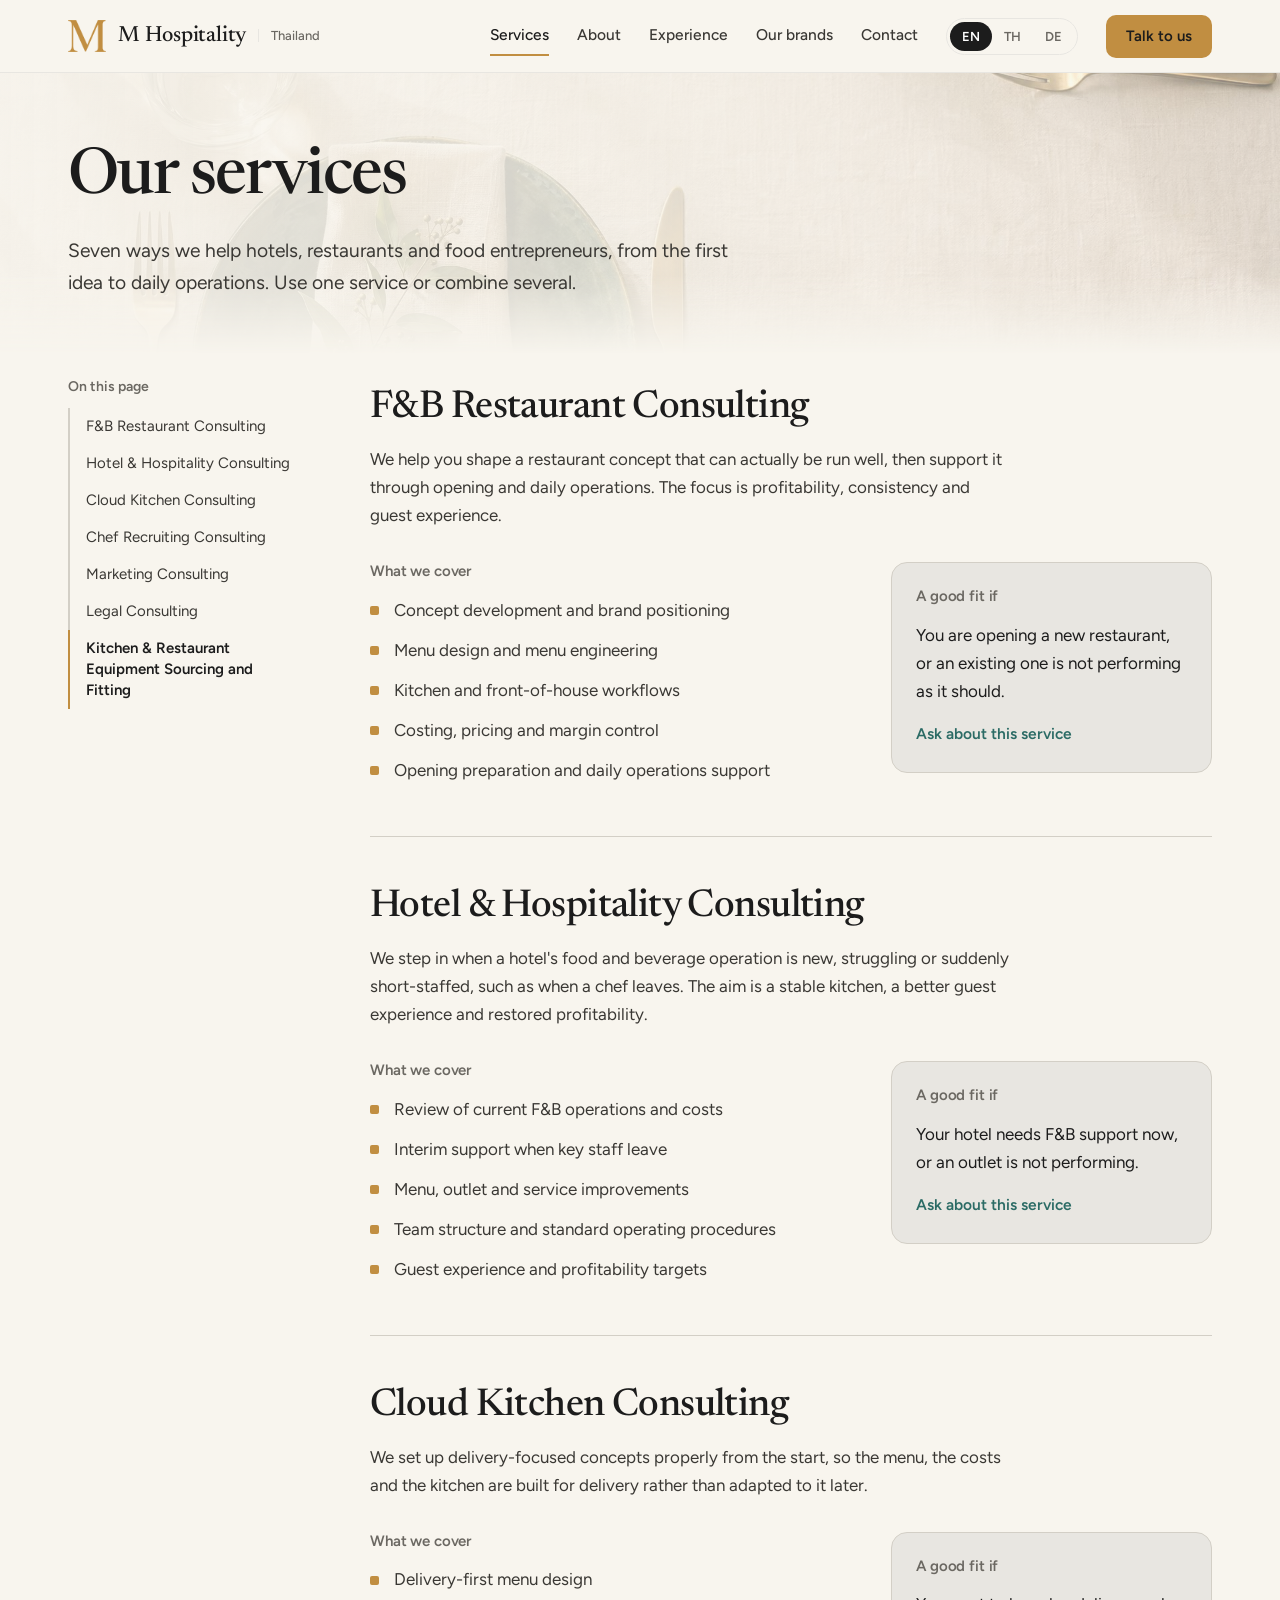
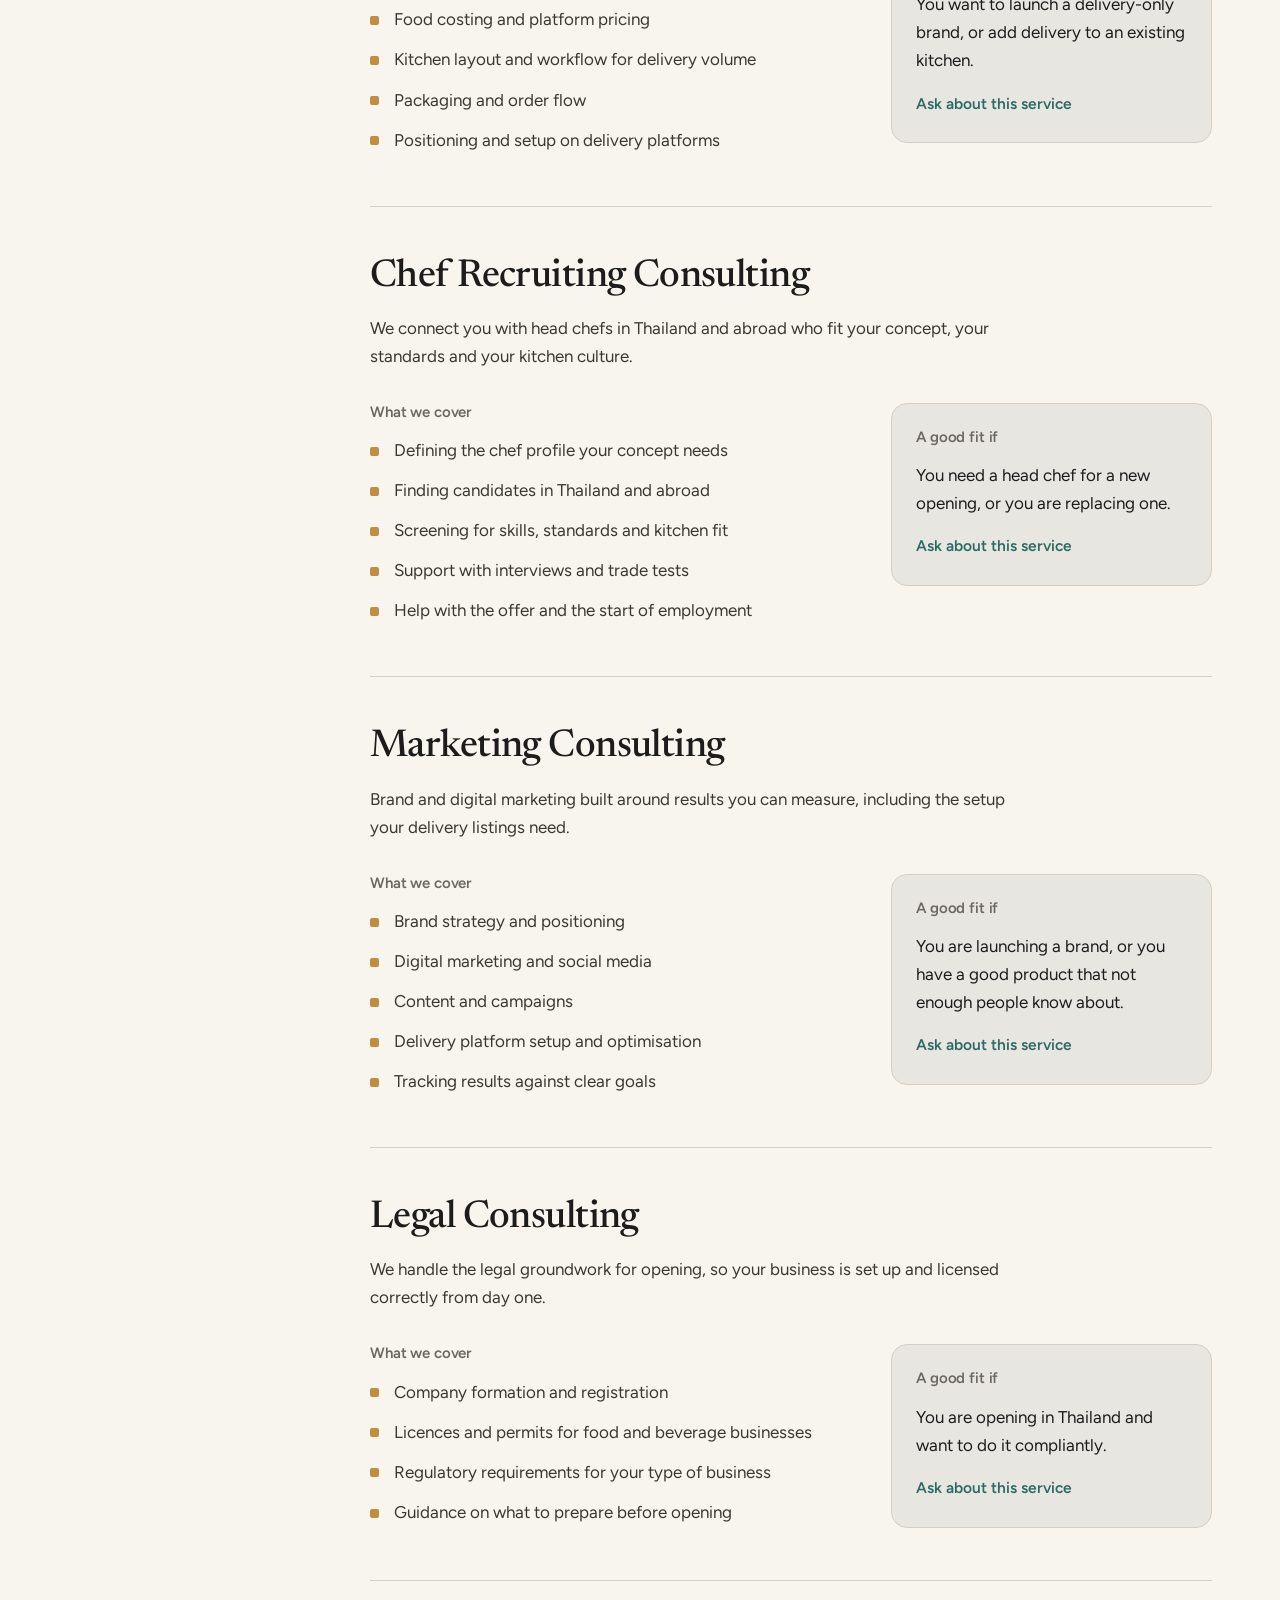
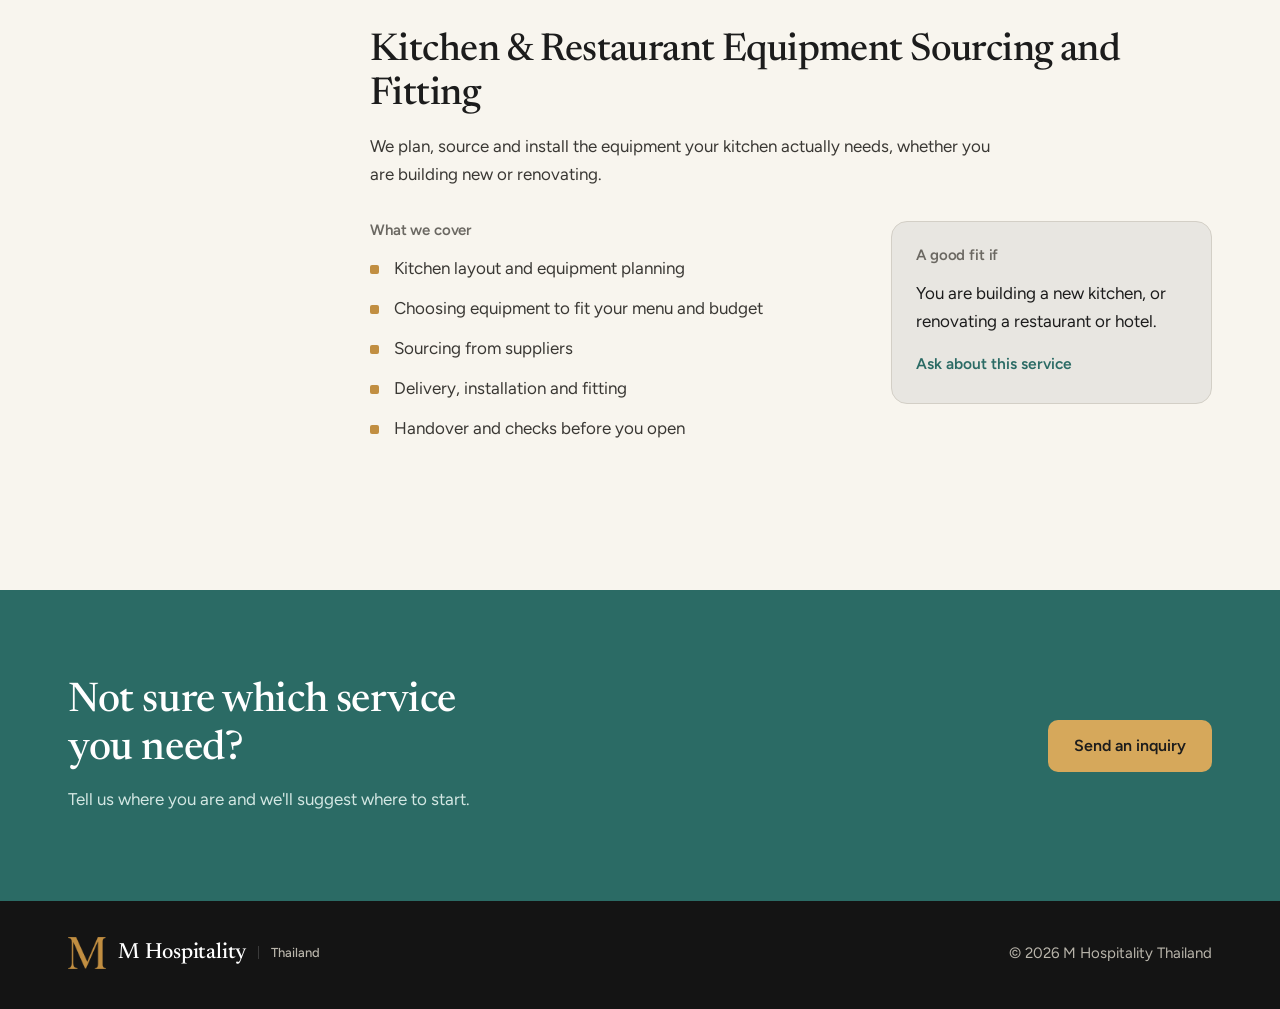
<file: services.html>
<!DOCTYPE html>
<html lang="en">
<head>
<meta charset="utf-8">
<meta name="viewport" content="width=device-width, initial-scale=1">
<title>Services | M Hospitality Thailand</title>
<meta name="description" content="F&B restaurant, hotel, cloud kitchen, chef recruiting, marketing, legal and equipment consulting from M Hospitality Thailand.">
<link rel="preconnect" href="https://fonts.googleapis.com">
<link rel="preconnect" href="https://fonts.gstatic.com" crossorigin>
<link href="https://fonts.googleapis.com/css2?family=Figtree:wght@400;500;600&family=Newsreader:opsz,wght@6..72,400;6..72,500;6..72,600&family=Noto+Sans+Thai:wght@400;500;600&family=Noto+Serif+Thai:wght@400;500;600&display=swap" rel="stylesheet">
<link rel="stylesheet" href="assets/site-v5.css">
<style>
.phero{padding:72px 0 56px;position:relative;isolation:isolate}
.phero::before{content:"";position:absolute;inset:0;z-index:-1;background:linear-gradient(90deg,rgba(248,245,238,.94) 0%,rgba(248,245,238,.82) 55%,rgba(248,245,238,.5) 100%),url(assets/bg-table.jpg) center/cover no-repeat;-webkit-mask-image:linear-gradient(#000 72%,transparent);mask-image:linear-gradient(#000 72%,transparent)}
@media (max-width:700px){.phero::before{background:linear-gradient(rgba(248,245,238,.9),rgba(248,245,238,.82)),url(assets/bg-table-sm.jpg) center/cover no-repeat}}
.phero h1{font-size:clamp(2.6rem,5vw,4.2rem);line-height:1.06;letter-spacing:-.025em}
html[lang="th"] .phero h1{line-height:1.3}
.phero .lede{margin-top:22px;max-width:36em;font-size:clamp(1.08rem,1.5vw,1.22rem)}
.sp{padding:24px 0 96px}
.sp .wrap{display:grid;grid-template-columns:230px minmax(0,1fr);gap:72px;align-items:start}
.sp .wrap>*{min-width:0}
.snav{position:sticky;top:104px}
.snav b{display:block;font:600 14px/1.3 var(--sans);color:var(--muted);margin-bottom:12px}
.snav ul{list-style:none;margin:0;padding:0;border-left:2px solid var(--line2)}
.snav a{display:block;padding:8px 0 8px 16px;margin-left:-2px;border-left:2px solid transparent;font-size:15px;line-height:1.4;text-decoration:none;color:var(--body)}
.snav a:hover{color:var(--ink)}
.snav a.on{border-color:var(--brass);color:var(--ink);font-weight:600}
.sd{padding:48px 0 52px;border-top:1px solid var(--line2)}
.sd:first-child{border-top:0;padding-top:8px}
.sd h2{font-size:clamp(1.8rem,3vw,2.4rem);line-height:1.15;letter-spacing:-.015em}
html[lang="th"] .sd h2{line-height:1.4}
.sd .intro{margin-top:16px;max-width:38em;font-size:1.06rem}
.cols{display:grid;grid-template-columns:minmax(0,1.2fr) minmax(0,.8fr);gap:40px;margin-top:32px}
.cols h3{font:600 15px/1.3 var(--sans);color:var(--muted);margin-bottom:14px}
.cover{list-style:none;margin:0;padding:0;display:grid;gap:12px}
.cover li{position:relative;padding-left:24px}
.cover li::before{content:"";position:absolute;left:0;top:.62em;width:9px;height:9px;border-radius:2px;background:var(--brass)}
.fit{background:var(--mist);border:1px solid var(--line2);border-radius:16px;padding:24px;align-self:start}
.fit p{color:var(--ink)}
.fit .ask{display:inline-block;margin-top:16px;font-weight:600;font-size:15.5px;color:var(--teal);text-decoration:none;border-bottom:2px solid transparent}
.fit .ask:hover{border-color:var(--teal)}
.cta{background:var(--jade);color:#eef3f1;padding:88px 0}
.cta .wrap{display:flex;flex-wrap:wrap;gap:28px 56px;align-items:center;justify-content:space-between}
.cta h2{color:#fff;max-width:18ch;font-size:clamp(1.9rem,3.2vw,2.6rem);line-height:1.15}
html[lang="th"] .cta h2{line-height:1.4;max-width:22ch}
.cta p{margin-top:12px;color:#d3e7e3;max-width:30em}
.cta .btns{display:flex;flex-wrap:wrap;gap:14px}
.cta .btn-line{border-color:#f8f5ee;color:#f8f5ee}
.cta .btn-line:hover{background:#f8f5ee;color:var(--jade)}
@media (max-width:1020px){
  .sp .wrap{grid-template-columns:1fr;gap:28px}
  .snav{position:static}
  .snav b{display:none}
  .snav ul{display:flex;gap:8px;overflow-x:auto;border:0;padding-bottom:6px}
  .snav a{white-space:nowrap;border:1px solid var(--line2);border-radius:999px;padding:9px 14px;margin:0}
  .snav a.on{border-color:var(--brass)}
  .cols{grid-template-columns:1fr;gap:28px}
}
@media (max-width:640px){.phero{padding:44px 0 24px}.cta{padding:64px 0}.cta .btns .btn{width:100%}}
</style>
<script src="assets/site-v5.js" defer></script>
</head>
<body>
<a class="skip" href="#main" data-i18n="skip">Skip to content</a>

<header class="top">
  <div class="wrap">
    <a class="brand" href="index.html" aria-label="M Hospitality Thailand">
      <img src="assets/monogram.png" alt="" width="38" height="32">
      <b>M Hospitality</b><span>Thailand</span>
    </a>
    <nav class="main" id="mnav" aria-label="Main">
      <a href="services.html" aria-current="page" data-i18n="nav_services" style="color:var(--ink);border-color:var(--brass)">Services</a>
      <a href="about.html" data-i18n="nav_about">About</a>
      <a href="index.html#experience" data-i18n="nav_exp">Experience</a>
      <a href="index.html#brands" data-i18n="nav_brands">Our brands</a>
      <a href="index.html#contact" data-i18n="nav_contact">Contact</a>
      <a class="btn btn-pine navcta" href="index.html#contact" data-i18n="nav_cta">Talk to us</a>
    </nav>
    <div class="lang" role="group" aria-label="Language">
      <button type="button" data-lang="en" aria-pressed="true">EN</button>
      <button type="button" data-lang="th" aria-pressed="false">TH</button>
      <button type="button" data-lang="de" aria-pressed="false">DE</button>
    </div>
    <a class="btn btn-pine" href="index.html#contact" data-i18n="nav_cta">Talk to us</a>
    <button class="burger" type="button" aria-label="Menu" aria-expanded="false" aria-controls="mnav"><span></span><span></span><span></span></button>
  </div>
</header>

<main id="main">
  <section class="phero">
    <div class="wrap">
      <h1 data-i18n="p_h">Our services</h1>
      <p class="lede" data-i18n="p_lede">Seven ways we help hotels, restaurants and food entrepreneurs, from the first idea to daily operations. Use one service or combine several.</p>
    </div>
  </section>

  <div class="sp">
    <div class="wrap">
      <aside class="snav" aria-label="Services"><b data-i18n="on_page">On this page</b><ul><li><a href="#restaurant" data-i18n="s1t">F&amp;B Restaurant Consulting</a></li><li><a href="#hotel" data-i18n="s2t">Hotel &amp; Hospitality Consulting</a></li><li><a href="#cloud-kitchen" data-i18n="s3t">Cloud Kitchen Consulting</a></li><li><a href="#chef-recruiting" data-i18n="s4t">Chef Recruiting Consulting</a></li><li><a href="#marketing" data-i18n="s5t">Marketing Consulting</a></li><li><a href="#legal" data-i18n="s6t">Legal Consulting</a></li><li><a href="#equipment" data-i18n="s7t">Kitchen &amp; Restaurant Equipment Sourcing and Fitting</a></li></ul></aside>
      <div>
      <section class="sd" id="restaurant">
        <h2 data-i18n="s1t">F&amp;B Restaurant Consulting</h2>
        <p class="intro" data-i18n="s1i">We help you shape a restaurant concept that can actually be run well, then support it through opening and daily operations. The focus is profitability, consistency and guest experience.</p>
        <div class="cols">
          <div><h3 data-i18n="cover">What we cover</h3><ul class="cover"><li data-i18n="s1c1">Concept development and brand positioning</li><li data-i18n="s1c2">Menu design and menu engineering</li><li data-i18n="s1c3">Kitchen and front-of-house workflows</li><li data-i18n="s1c4">Costing, pricing and margin control</li><li data-i18n="s1c5">Opening preparation and daily operations support</li></ul></div>
          <div class="fit"><h3 data-i18n="fit">A good fit if</h3><p data-i18n="s1f">You are opening a new restaurant, or an existing one is not performing as it should.</p>
            <a class="ask" href="index.html#contact" data-i18n="ask">Ask about this service</a></div>
        </div>
      </section>
      <section class="sd" id="hotel">
        <h2 data-i18n="s2t">Hotel &amp; Hospitality Consulting</h2>
        <p class="intro" data-i18n="s2i">We step in when a hotel&#x27;s food and beverage operation is new, struggling or suddenly short-staffed, such as when a chef leaves. The aim is a stable kitchen, a better guest experience and restored profitability.</p>
        <div class="cols">
          <div><h3 data-i18n="cover">What we cover</h3><ul class="cover"><li data-i18n="s2c1">Review of current F&amp;B operations and costs</li><li data-i18n="s2c2">Interim support when key staff leave</li><li data-i18n="s2c3">Menu, outlet and service improvements</li><li data-i18n="s2c4">Team structure and standard operating procedures</li><li data-i18n="s2c5">Guest experience and profitability targets</li></ul></div>
          <div class="fit"><h3 data-i18n="fit">A good fit if</h3><p data-i18n="s2f">Your hotel needs F&amp;B support now, or an outlet is not performing.</p>
            <a class="ask" href="index.html#contact" data-i18n="ask">Ask about this service</a></div>
        </div>
      </section>
      <section class="sd" id="cloud-kitchen">
        <h2 data-i18n="s3t">Cloud Kitchen Consulting</h2>
        <p class="intro" data-i18n="s3i">We set up delivery-focused concepts properly from the start, so the menu, the costs and the kitchen are built for delivery rather than adapted to it later.</p>
        <div class="cols">
          <div><h3 data-i18n="cover">What we cover</h3><ul class="cover"><li data-i18n="s3c1">Delivery-first menu design</li><li data-i18n="s3c2">Food costing and platform pricing</li><li data-i18n="s3c3">Kitchen layout and workflow for delivery volume</li><li data-i18n="s3c4">Packaging and order flow</li><li data-i18n="s3c5">Positioning and setup on delivery platforms</li></ul></div>
          <div class="fit"><h3 data-i18n="fit">A good fit if</h3><p data-i18n="s3f">You want to launch a delivery-only brand, or add delivery to an existing kitchen.</p>
            <a class="ask" href="index.html#contact" data-i18n="ask">Ask about this service</a></div>
        </div>
      </section>
      <section class="sd" id="chef-recruiting">
        <h2 data-i18n="s4t">Chef Recruiting Consulting</h2>
        <p class="intro" data-i18n="s4i">We connect you with head chefs in Thailand and abroad who fit your concept, your standards and your kitchen culture.</p>
        <div class="cols">
          <div><h3 data-i18n="cover">What we cover</h3><ul class="cover"><li data-i18n="s4c1">Defining the chef profile your concept needs</li><li data-i18n="s4c2">Finding candidates in Thailand and abroad</li><li data-i18n="s4c3">Screening for skills, standards and kitchen fit</li><li data-i18n="s4c4">Support with interviews and trade tests</li><li data-i18n="s4c5">Help with the offer and the start of employment</li></ul></div>
          <div class="fit"><h3 data-i18n="fit">A good fit if</h3><p data-i18n="s4f">You need a head chef for a new opening, or you are replacing one.</p>
            <a class="ask" href="index.html#contact" data-i18n="ask">Ask about this service</a></div>
        </div>
      </section>
      <section class="sd" id="marketing">
        <h2 data-i18n="s5t">Marketing Consulting</h2>
        <p class="intro" data-i18n="s5i">Brand and digital marketing built around results you can measure, including the setup your delivery listings need.</p>
        <div class="cols">
          <div><h3 data-i18n="cover">What we cover</h3><ul class="cover"><li data-i18n="s5c1">Brand strategy and positioning</li><li data-i18n="s5c2">Digital marketing and social media</li><li data-i18n="s5c3">Content and campaigns</li><li data-i18n="s5c4">Delivery platform setup and optimisation</li><li data-i18n="s5c5">Tracking results against clear goals</li></ul></div>
          <div class="fit"><h3 data-i18n="fit">A good fit if</h3><p data-i18n="s5f">You are launching a brand, or you have a good product that not enough people know about.</p>
            <a class="ask" href="index.html#contact" data-i18n="ask">Ask about this service</a></div>
        </div>
      </section>
      <section class="sd" id="legal">
        <h2 data-i18n="s6t">Legal Consulting</h2>
        <p class="intro" data-i18n="s6i">We handle the legal groundwork for opening, so your business is set up and licensed correctly from day one.</p>
        <div class="cols">
          <div><h3 data-i18n="cover">What we cover</h3><ul class="cover"><li data-i18n="s6c1">Company formation and registration</li><li data-i18n="s6c2">Licences and permits for food and beverage businesses</li><li data-i18n="s6c3">Regulatory requirements for your type of business</li><li data-i18n="s6c4">Guidance on what to prepare before opening</li></ul></div>
          <div class="fit"><h3 data-i18n="fit">A good fit if</h3><p data-i18n="s6f">You are opening in Thailand and want to do it compliantly.</p>
            <a class="ask" href="index.html#contact" data-i18n="ask">Ask about this service</a></div>
        </div>
      </section>
      <section class="sd" id="equipment">
        <h2 data-i18n="s7t">Kitchen &amp; Restaurant Equipment Sourcing and Fitting</h2>
        <p class="intro" data-i18n="s7i">We plan, source and install the equipment your kitchen actually needs, whether you are building new or renovating.</p>
        <div class="cols">
          <div><h3 data-i18n="cover">What we cover</h3><ul class="cover"><li data-i18n="s7c1">Kitchen layout and equipment planning</li><li data-i18n="s7c2">Choosing equipment to fit your menu and budget</li><li data-i18n="s7c3">Sourcing from suppliers</li><li data-i18n="s7c4">Delivery, installation and fitting</li><li data-i18n="s7c5">Handover and checks before you open</li></ul></div>
          <div class="fit"><h3 data-i18n="fit">A good fit if</h3><p data-i18n="s7f">You are building a new kitchen, or renovating a restaurant or hotel.</p>
            <a class="ask" href="index.html#contact" data-i18n="ask">Ask about this service</a></div>
        </div>
      </section>
      </div>
    </div>
  </div>

  <section class="cta">
    <div class="wrap">
      <div><h2 data-i18n="c_h">Not sure which service you need?</h2><p data-i18n="c_sub">Tell us where you are and we'll suggest where to start.</p></div>
      <div class="btns">
        <a class="btn btn-brass" href="index.html#contact" data-i18n="c_btn">Send an inquiry</a>
      </div>
    </div>
  </section>
</main>

<footer>
  <div class="wrap">
    <a class="brand" href="index.html" aria-label="M Hospitality Thailand"><img src="assets/monogram.png" alt="" width="34" height="29"><b>M Hospitality</b><span>Thailand</span></a>
    <p>&copy; 2026 M Hospitality Thailand</p>
  </div>
</footer>


<script>
try{history.scrollRestoration="manual"}catch(e){}
if(!location.hash){window.scrollTo(0,0)}
window.addEventListener("pageshow",function(){if(!location.hash)window.scrollTo(0,0)});
document.querySelectorAll('a[aria-current="page"]').forEach(function(a){a.addEventListener("click",function(e){e.preventDefault();window.scrollTo({top:0,behavior:"smooth"})})});
var T={"en": {"skip": "Skip to content", "nav_about": "About", "nav_services": "Services", "nav_exp": "Experience", "nav_brands": "Our brands", "nav_contact": "Contact", "nav_cta": "Talk to us", "p_h": "Our services", "p_lede": "Seven ways we help hotels, restaurants and food entrepreneurs, from the first idea to daily operations. Use one service or combine several.", "on_page": "On this page", "cover": "What we cover", "fit": "A good fit if", "ask": "Ask about this service", "c_h": "Not sure which service you need?", "c_sub": "Tell us where you are and we'll suggest where to start.", "c_btn": "Send an inquiry", "c_call": "Call", "m_call": "Call", "m_enq": "Send inquiry", "title": "Services | M Hospitality Thailand", "s1t": "F&B Restaurant Consulting", "s1i": "We help you shape a restaurant concept that can actually be run well, then support it through opening and daily operations. The focus is profitability, consistency and guest experience.", "s1f": "You are opening a new restaurant, or an existing one is not performing as it should.", "s1c1": "Concept development and brand positioning", "s1c2": "Menu design and menu engineering", "s1c3": "Kitchen and front-of-house workflows", "s1c4": "Costing, pricing and margin control", "s1c5": "Opening preparation and daily operations support", "s2t": "Hotel & Hospitality Consulting", "s2i": "We step in when a hotel's food and beverage operation is new, struggling or suddenly short-staffed, such as when a chef leaves. The aim is a stable kitchen, a better guest experience and restored profitability.", "s2f": "Your hotel needs F&B support now, or an outlet is not performing.", "s2c1": "Review of current F&B operations and costs", "s2c2": "Interim support when key staff leave", "s2c3": "Menu, outlet and service improvements", "s2c4": "Team structure and standard operating procedures", "s2c5": "Guest experience and profitability targets", "s3t": "Cloud Kitchen Consulting", "s3i": "We set up delivery-focused concepts properly from the start, so the menu, the costs and the kitchen are built for delivery rather than adapted to it later.", "s3f": "You want to launch a delivery-only brand, or add delivery to an existing kitchen.", "s3c1": "Delivery-first menu design", "s3c2": "Food costing and platform pricing", "s3c3": "Kitchen layout and workflow for delivery volume", "s3c4": "Packaging and order flow", "s3c5": "Positioning and setup on delivery platforms", "s4t": "Chef Recruiting Consulting", "s4i": "We connect you with head chefs in Thailand and abroad who fit your concept, your standards and your kitchen culture.", "s4f": "You need a head chef for a new opening, or you are replacing one.", "s4c1": "Defining the chef profile your concept needs", "s4c2": "Finding candidates in Thailand and abroad", "s4c3": "Screening for skills, standards and kitchen fit", "s4c4": "Support with interviews and trade tests", "s4c5": "Help with the offer and the start of employment", "s5t": "Marketing Consulting", "s5i": "Brand and digital marketing built around results you can measure, including the setup your delivery listings need.", "s5f": "You are launching a brand, or you have a good product that not enough people know about.", "s5c1": "Brand strategy and positioning", "s5c2": "Digital marketing and social media", "s5c3": "Content and campaigns", "s5c4": "Delivery platform setup and optimisation", "s5c5": "Tracking results against clear goals", "s6t": "Legal Consulting", "s6i": "We handle the legal groundwork for opening, so your business is set up and licensed correctly from day one.", "s6f": "You are opening in Thailand and want to do it compliantly.", "s6c1": "Company formation and registration", "s6c2": "Licences and permits for food and beverage businesses", "s6c3": "Regulatory requirements for your type of business", "s6c4": "Guidance on what to prepare before opening", "s7t": "Kitchen & Restaurant Equipment Sourcing and Fitting", "s7i": "We plan, source and install the equipment your kitchen actually needs, whether you are building new or renovating.", "s7f": "You are building a new kitchen, or renovating a restaurant or hotel.", "s7c1": "Kitchen layout and equipment planning", "s7c2": "Choosing equipment to fit your menu and budget", "s7c3": "Sourcing from suppliers", "s7c4": "Delivery, installation and fitting", "s7c5": "Handover and checks before you open"}, "th": {"skip": "ข้ามไปที่เนื้อหา", "nav_about": "เกี่ยวกับเรา", "nav_services": "บริการ", "nav_exp": "ประสบการณ์", "nav_brands": "แบรนด์ของเรา", "nav_contact": "ติดต่อ", "nav_cta": "ปรึกษาเรา", "p_h": "บริการของเรา", "p_lede": "เจ็ดด้านที่เราช่วยโรงแรม ร้านอาหาร และผู้ประกอบการอาหาร ตั้งแต่ไอเดียแรกจนถึงการดำเนินงานประจำวัน ใช้บริการเดียวหรือผสมหลายบริการก็ได้", "on_page": "ในหน้านี้", "cover": "ขอบเขตงาน", "fit": "เหมาะกับคุณถ้า", "ask": "สอบถามบริการนี้", "c_h": "ไม่แน่ใจว่าต้องใช้บริการไหน", "c_sub": "บอกเราว่าคุณอยู่ในช่วงไหน แล้วเราจะแนะนำว่าควรเริ่มจากตรงไหน", "c_btn": "ส่งข้อความถึงเรา", "c_call": "โทร", "m_call": "โทร", "m_enq": "ส่งข้อความ", "title": "บริการ | M Hospitality Thailand", "s1t": "ที่ปรึกษาร้านอาหารและเครื่องดื่ม", "s1i": "เราช่วยกำหนดคอนเซ็ปต์ร้านอาหารที่ดำเนินงานได้จริง แล้วสนับสนุนตั้งแต่การเปิดร้านจนถึงการดำเนินงานประจำวัน โดยเน้นกำไร ความสม่ำเสมอ และประสบการณ์ของลูกค้า", "s1f": "คุณกำลังจะเปิดร้านอาหารใหม่ หรือร้านเดิมยังไม่ทำผลงานได้อย่างที่ควร", "s1c1": "พัฒนาคอนเซ็ปต์และวางตำแหน่งแบรนด์", "s1c2": "ออกแบบและปรับปรุงเมนู", "s1c3": "ขั้นตอนการทำงานในครัวและหน้าร้าน", "s1c4": "การคำนวณต้นทุน การตั้งราคา และการควบคุมกำไร", "s1c5": "เตรียมการเปิดร้านและสนับสนุนการดำเนินงานประจำวัน", "s2t": "ที่ปรึกษาโรงแรมและธุรกิจบริการ", "s2i": "เราเข้าช่วยเมื่อธุรกิจอาหารและเครื่องดื่มของโรงแรมเพิ่งเริ่มต้น กำลังมีปัญหา หรือขาดคนกะทันหัน เช่น เชฟลาออก เป้าหมายคือครัวที่มั่นคง ประสบการณ์แขกที่ดีขึ้น และกำไรที่กลับมา", "s2f": "โรงแรมของคุณต้องการความช่วยเหลือด้าน F&B ทันที หรือมีเอาต์เล็ตที่ยังทำผลงานได้ไม่ดี", "s2c1": "ตรวจสอบการดำเนินงานและต้นทุน F&B ปัจจุบัน", "s2c2": "ช่วยชั่วคราวเมื่อบุคลากรหลักลาออก", "s2c3": "ปรับปรุงเมนู เอาต์เล็ต และการบริการ", "s2c4": "โครงสร้างทีมและขั้นตอนปฏิบัติงานมาตรฐาน (SOP)", "s2c5": "เป้าหมายด้านประสบการณ์แขกและกำไร", "s3t": "ที่ปรึกษาคลาวด์คิทเช่น", "s3i": "เราสร้างธุรกิจเดลิเวอรี่ให้ถูกต้องตั้งแต่เริ่มต้น เพื่อให้เมนู ต้นทุน และครัวถูกออกแบบมาเพื่อเดลิเวอรี่โดยตรง ไม่ใช่ดัดแปลงทีหลัง", "s3f": "คุณอยากเปิดแบรนด์เดลิเวอรี่อย่างเดียว หรือเพิ่มเดลิเวอรี่ให้ครัวที่มีอยู่", "s3c1": "ออกแบบเมนูสำหรับเดลิเวอรี่", "s3c2": "คำนวณต้นทุนอาหารและตั้งราคาบนแพลตฟอร์ม", "s3c3": "ผังครัวและขั้นตอนการทำงานรองรับปริมาณออเดอร์", "s3c4": "บรรจุภัณฑ์และการจัดการออเดอร์", "s3c5": "วางตำแหน่งและตั้งค่าบนแพลตฟอร์มเดลิเวอรี่", "s4t": "ที่ปรึกษาสรรหาเชฟ", "s4i": "เราจับคู่คุณกับหัวหน้าเชฟทั้งในไทยและต่างประเทศ ที่เข้ากับคอนเซ็ปต์ มาตรฐาน และวัฒนธรรมครัวของคุณ", "s4f": "คุณต้องการหัวหน้าเชฟสำหรับร้านใหม่ หรือกำลังหาคนมาแทนตำแหน่งเดิม", "s4c1": "กำหนดโปรไฟล์เชฟที่คอนเซ็ปต์ของคุณต้องการ", "s4c2": "ค้นหาผู้สมัครทั้งในไทยและต่างประเทศ", "s4c3": "คัดกรองทักษะ มาตรฐาน และความเหมาะสมกับครัว", "s4c4": "ช่วยจัดการสัมภาษณ์และทดสอบฝีมือ", "s4c5": "ช่วยเรื่องข้อเสนอและการเริ่มงาน", "s5t": "ที่ปรึกษาการตลาด", "s5i": "การตลาดแบรนด์และดิจิทัลที่เน้นผลลัพธ์ซึ่งวัดได้ รวมถึงการตั้งค่าที่รายการบนแพลตฟอร์มเดลิเวอรี่ของคุณต้องใช้", "s5f": "คุณกำลังเปิดตัวแบรนด์ หรือมีสินค้าดีแต่ยังมีคนรู้จักไม่มาก", "s5c1": "กลยุทธ์และการวางตำแหน่งแบรนด์", "s5c2": "การตลาดดิจิทัลและโซเชียลมีเดีย", "s5c3": "คอนเทนต์และแคมเปญ", "s5c4": "ตั้งค่าและปรับปรุงบนแพลตฟอร์มเดลิเวอรี่", "s5c5": "ติดตามผลเทียบกับเป้าหมายที่ชัดเจน", "s6t": "ที่ปรึกษากฎหมาย", "s6i": "เราดูแลงานด้านกฎหมายที่จำเป็นก่อนเปิดธุรกิจ เพื่อให้กิจการจัดตั้งและมีใบอนุญาตถูกต้องตั้งแต่วันแรก", "s6f": "คุณกำลังจะเปิดธุรกิจในประเทศไทยและต้องการทำให้ถูกต้องตามกฎหมาย", "s6c1": "จดทะเบียนจัดตั้งบริษัท", "s6c2": "ใบอนุญาตและใบรับรองสำหรับธุรกิจอาหารและเครื่องดื่ม", "s6c3": "ข้อกำหนดทางกฎหมายตามประเภทธุรกิจของคุณ", "s6c4": "คำแนะนำเรื่องสิ่งที่ต้องเตรียมก่อนเปิด", "s7t": "จัดหาและติดตั้งอุปกรณ์ครัวและร้านอาหาร", "s7i": "เราวางแผน จัดหา และติดตั้งอุปกรณ์ที่ครัวของคุณต้องใช้จริง ทั้งโครงการใหม่และงานปรับปรุง", "s7f": "คุณกำลังสร้างครัวใหม่ หรือปรับปรุงร้านอาหารหรือโรงแรม", "s7c1": "วางผังครัวและวางแผนอุปกรณ์", "s7c2": "เลือกอุปกรณ์ให้เหมาะกับเมนูและงบประมาณ", "s7c3": "จัดหาจากซัพพลายเออร์", "s7c4": "จัดส่ง ติดตั้ง และประกอบ", "s7c5": "ส่งมอบงานและตรวจสอบก่อนเปิดใช้งาน"}, "de": {"skip": "Zum Inhalt springen", "nav_about": "Über uns", "nav_services": "Leistungen", "nav_exp": "Erfahrung", "nav_brands": "Unsere Marken", "nav_contact": "Kontakt", "nav_cta": "Jetzt anfragen", "p_h": "Unsere Leistungen", "p_lede": "Sieben Bereiche, in denen wir Hotels, Restaurants und Gastronomie-Gründer unterstützen – von der ersten Idee bis zum Tagesgeschäft. Nutzen Sie eine Leistung oder kombinieren Sie mehrere.", "on_page": "Auf dieser Seite", "cover": "Das umfasst unsere Arbeit", "fit": "Passt, wenn", "ask": "Zu dieser Leistung anfragen", "c_h": "Unsicher, welche Leistung Sie brauchen?", "c_sub": "Sagen Sie uns, wo Sie stehen – wir schlagen einen Einstieg vor.", "c_btn": "Anfrage senden", "c_call": "Anrufen", "m_call": "Anrufen", "m_enq": "Anfrage senden", "title": "Leistungen | M Hospitality Thailand", "s1t": "F&B-Restaurantberatung", "s1i": "Wir helfen Ihnen, ein Restaurantkonzept zu entwickeln, das sich gut betreiben lässt, und begleiten es durch Eröffnung und Tagesgeschäft. Im Mittelpunkt stehen Rentabilität, Beständigkeit und Gästeerlebnis.", "s1f": "Sie eröffnen ein neues Restaurant, oder ein bestehendes läuft nicht so, wie es sollte.", "s1c1": "Konzeptentwicklung und Markenpositionierung", "s1c2": "Menügestaltung und Menü-Engineering", "s1c3": "Abläufe in Küche und Service", "s1c4": "Kalkulation, Preisgestaltung und Margenkontrolle", "s1c5": "Eröffnungsvorbereitung und Unterstützung im Tagesgeschäft", "s2t": "Hotel- und Hospitality-Beratung", "s2i": "Wir springen ein, wenn der Food-&-Beverage-Betrieb eines Hotels neu ist, Probleme hat oder plötzlich Personal fehlt, etwa wenn ein Küchenchef geht. Ziel sind eine stabile Küche, ein besseres Gästeerlebnis und wiederhergestellte Rentabilität.", "s2f": "Ihr Hotel braucht jetzt F&B-Unterstützung, oder ein Outlet läuft nicht gut.", "s2c1": "Analyse des aktuellen F&B-Betriebs und der Kosten", "s2c2": "Interimsunterstützung, wenn Schlüsselpersonal geht", "s2c3": "Verbesserungen bei Menü, Outlets und Service", "s2c4": "Teamstruktur und Standardabläufe (SOPs)", "s2c5": "Ziele für Gästeerlebnis und Rentabilität", "s3t": "Cloud-Kitchen-Beratung", "s3i": "Wir bauen lieferorientierte Konzepte von Anfang an richtig auf, damit Menü, Kosten und Küche für den Lieferbetrieb ausgelegt sind und nicht erst nachträglich angepasst werden.", "s3f": "Sie möchten eine reine Liefermarke starten oder eine bestehende Küche um Lieferung erweitern.", "s3c1": "Menügestaltung mit Fokus auf Lieferung", "s3c2": "Warenkalkulation und Preisgestaltung auf Plattformen", "s3c3": "Küchenaufbau und Abläufe für hohes Bestellvolumen", "s3c4": "Verpackung und Bestellabwicklung", "s3c5": "Positionierung und Einrichtung auf Lieferplattformen", "s4t": "Küchenchef-Vermittlung", "s4i": "Wir bringen Sie mit Küchenchefs in Thailand und im Ausland zusammen, die zu Ihrem Konzept, Ihren Standards und Ihrer Küchenkultur passen.", "s4f": "Sie brauchen einen Küchenchef für eine Neueröffnung oder suchen Ersatz.", "s4c1": "Das passende Chefprofil für Ihr Konzept definieren", "s4c2": "Kandidaten in Thailand und im Ausland finden", "s4c3": "Prüfung von Können, Standards und Passung zur Küche", "s4c4": "Unterstützung bei Gesprächen und Probekochen", "s4c5": "Hilfe beim Angebot und beim Arbeitsstart", "s5t": "Marketingberatung", "s5i": "Marken- und Digitalmarketing mit messbaren Ergebnissen, einschließlich der Einrichtung, die Ihre Lieferplattform-Einträge brauchen.", "s5f": "Sie starten eine Marke oder haben ein gutes Produkt, das noch zu wenige kennen.", "s5c1": "Markenstrategie und Positionierung", "s5c2": "Digitalmarketing und Social Media", "s5c3": "Content und Kampagnen", "s5c4": "Einrichtung und Optimierung auf Lieferplattformen", "s5c5": "Ergebnisse anhand klarer Ziele verfolgen", "s6t": "Rechtsberatung", "s6i": "Wir übernehmen die rechtliche Vorarbeit für die Eröffnung, damit Ihr Betrieb vom ersten Tag an korrekt gegründet und lizenziert ist.", "s6f": "Sie eröffnen in Thailand und möchten dabei alle Vorschriften einhalten.", "s6c1": "Firmengründung und Registrierung", "s6c2": "Lizenzen und Genehmigungen für Gastronomiebetriebe", "s6c3": "Regulatorische Anforderungen für Ihre Betriebsart", "s6c4": "Hinweise, was vor der Eröffnung vorzubereiten ist", "s7t": "Beschaffung und Einbau von Küchen- und Restaurantausstattung", "s7i": "Wir planen, beschaffen und installieren die Ausstattung, die Ihre Küche wirklich braucht – ob Neubau oder Renovierung.", "s7f": "Sie bauen eine neue Küche oder renovieren ein Restaurant oder Hotel.", "s7c1": "Küchenplanung und Geräteplanung", "s7c2": "Auswahl der Ausstattung passend zu Menü und Budget", "s7c3": "Beschaffung bei Lieferanten", "s7c4": "Lieferung, Installation und Einbau", "s7c5": "Übergabe und Prüfung vor der Eröffnung"}};
var lang="en";
function apply(l){
  lang=l;document.documentElement.lang=l;
  document.querySelectorAll("[data-i18n]").forEach(function(el){var v=(T[l]&&T[l][el.getAttribute("data-i18n")])||T.en[el.getAttribute("data-i18n")];if(v)el.textContent=v});
  document.querySelectorAll("[data-lang]").forEach(function(b){b.setAttribute("aria-pressed",b.dataset.lang===l?"true":"false")});
  document.title=T[l].title;
}
document.querySelectorAll("[data-lang]").forEach(function(b){b.addEventListener("click",function(){apply(b.dataset.lang);try{localStorage.setItem("mh-lang",b.dataset.lang)}catch(e){}})});
try{var saved=localStorage.getItem("mh-lang");if(saved&&T[saved])apply(saved)}catch(e){}

/* highlight the section being read */
(function(){
  var links=document.querySelectorAll(".snav a"),map={};
  links.forEach(function(a){map[a.getAttribute("href").slice(1)]=a});
  if(!("IntersectionObserver" in window))return;
  var io=new IntersectionObserver(function(es){
    es.forEach(function(e){if(e.isIntersecting){links.forEach(function(a){a.classList.remove("on")});map[e.target.id].classList.add("on")}});
  },{rootMargin:"-20% 0px -70% 0px"});
  document.querySelectorAll(".sd").forEach(function(s){io.observe(s)});
})();
</script>
</body>
</html>
</file>
<file: assets/site-v5.css>
:root{
  --ink:#1c1c1c;
  --body:#3a3834;
  --muted:#6b6862;
  --pine:#c18e41;
  --pine-2:#cf9f55;
  --brass:#c18e41;--teal:#2b6b65;--jade:#2b6b65;--turq:#3cb3a6;--dark:#1c1c1c;
  --brass-text:#8c6320;
  --brass-light:#d6a85b;
  --paper:#f8f5ee;
  --mist:#e8e6e1;
  --line:#e8e6e1;
  --line2:#d3cfc6;
  --serif:"Newsreader","Noto Serif Thai",Georgia,serif;
  --sans:"Figtree","Noto Sans Thai",system-ui,-apple-system,"Segoe UI",sans-serif;
  --wrap:1200px;
}
*{box-sizing:border-box}
html{scroll-behavior:smooth;scroll-padding-top:84px}
@media (prefers-reduced-motion:reduce){html{scroll-behavior:auto}}
body{margin:0;font-family:var(--sans);font-size:17px;line-height:1.65;color:var(--body);background:var(--paper);-webkit-font-smoothing:antialiased}
html[lang="th"] body{line-height:1.85}
img{display:block;max-width:100%;height:auto}
a{color:inherit}
h1,h2,h3{font-family:var(--serif);color:var(--ink);font-weight:500;margin:0;letter-spacing:-.01em}
html[lang="th"] h1,html[lang="th"] h2,html[lang="th"] h3{letter-spacing:0}
p{margin:0}
.wrap{max-width:var(--wrap);margin:0 auto;padding:0 28px}
:focus-visible{outline:3px solid var(--brass);outline-offset:3px;border-radius:6px}
.skip{position:absolute;left:-999px;top:8px;background:var(--ink);color:#fff;padding:10px 14px;border-radius:8px;z-index:100}
.skip:focus{left:12px}

/* buttons */
.btn{display:inline-flex;align-items:center;justify-content:center;gap:10px;font:600 16px/1 var(--sans);padding:16px 24px;border-radius:10px;border:2px solid transparent;text-decoration:none;cursor:pointer;transition:background .2s,color .2s,border-color .2s}
.btn-pine{background:var(--pine);color:var(--ink)}
.btn-pine:hover{background:var(--pine-2)}
.btn-brass{background:var(--brass-light);color:var(--ink)}
.btn-brass:hover{background:#e2b86c}
.btn-line{border-color:var(--teal);color:var(--ink);background:transparent}
.btn-line:hover{background:var(--teal);color:#f8f5ee}

/* header */
header.top{position:sticky;top:0;z-index:50;background:rgba(248,245,238,.93);backdrop-filter:blur(10px);border-bottom:1px solid var(--line)}
.top .wrap{display:flex;align-items:center;gap:28px;height:72px}
.brand{display:flex;align-items:center;gap:12px;text-decoration:none}
.brand img{width:38px;height:auto}
.brand b{font:500 22px/1 var(--serif);color:var(--ink);letter-spacing:-.01em}
.brand span{font:500 13px/1 var(--sans);color:var(--muted);padding-left:12px;border-left:1px solid var(--line)}
nav.main{display:flex;gap:28px;margin-left:auto}
nav.main a{font-weight:500;font-size:15.5px;text-decoration:none;color:var(--body);padding:6px 0;border-bottom:2px solid transparent}
nav.main a:hover{color:var(--ink);border-color:var(--turq)}
.lang{display:flex;border:1px solid var(--line);border-radius:999px;padding:3px}
.lang button{font:600 13px/1 var(--sans);border:0;background:none;color:var(--muted);padding:8px 12px;border-radius:999px;cursor:pointer}
.lang button[aria-pressed="true"]{background:var(--ink);color:#fff}
.top .btn{padding:12px 18px;font-size:15px}

/* hero */
.hero{padding:76px 0 88px}
.hero .wrap{display:grid;grid-template-columns:minmax(0,1.15fr) minmax(0,.85fr);gap:64px;align-items:center}
.hero h1{font-size:clamp(2.7rem,5.6vw,4.9rem);line-height:1.04;font-weight:500;letter-spacing:-.025em;max-width:13ch}
html[lang="th"] .hero h1{line-height:1.3;max-width:none;font-size:clamp(2.1rem,4vw,3.4rem)}
.hero .lede{font-size:clamp(1.08rem,1.5vw,1.25rem);margin-top:28px;max-width:34em}
.hero .cta{display:flex;flex-wrap:wrap;gap:14px;margin-top:36px}
.chooser{background:var(--mist);border:1px solid var(--line2);border-radius:22px;padding:28px}
.chooser h2{font:500 1.45rem/1.25 var(--serif);margin-bottom:6px}
.chooser > p{font-size:15px;color:var(--muted);margin-bottom:18px}
.chooser ul{list-style:none;margin:0;padding:0;display:grid;gap:10px}
.opt{width:100%;text-align:left;display:flex;align-items:center;gap:14px;background:#fff;border:1px solid var(--line2);border-radius:12px;padding:15px 16px;cursor:pointer;font:inherit;color:inherit;transition:border-color .2s,transform .2s,box-shadow .2s}
.opt:hover{border-color:var(--turq);box-shadow:0 6px 18px -10px rgba(28,28,28,.3)}
.opt .t{display:block;font-weight:600;color:var(--ink);font-size:16px;line-height:1.35}
.opt .s{display:block;font-size:14px;color:var(--muted);line-height:1.45;margin-top:2px}
.opt svg{flex:none;margin-left:auto;color:var(--teal)}
@media (prefers-reduced-motion:no-preference){
  .chooser li{opacity:0;transform:translateY(10px);animation:rise .6s cubic-bezier(.2,.7,.2,1) forwards}
  .chooser li:nth-child(1){animation-delay:.15s}.chooser li:nth-child(2){animation-delay:.23s}.chooser li:nth-child(3){animation-delay:.31s}.chooser li:nth-child(4){animation-delay:.39s}.chooser li:nth-child(5){animation-delay:.47s}
}
@keyframes rise{to{opacity:1;transform:none}}

/* sections */
section{padding:104px 0}
.sec-mist{background:var(--mist)}
.h2{font-size:clamp(2rem,3.6vw,3.1rem);line-height:1.12;letter-spacing:-.02em;max-width:18ch}
html[lang="th"] .h2{line-height:1.35;max-width:22ch}
.sub{margin-top:20px;max-width:36em;color:var(--body)}

/* services */
.services .wrap{display:grid;grid-template-columns:minmax(0,.8fr) minmax(0,1.2fr);gap:72px;align-items:start}
.services .intro{position:sticky;top:112px}
.svc{list-style:none;margin:0;padding:0;border-top:1px solid var(--line2)}
.svc li{padding:30px 0;border-bottom:1px solid var(--line2)}
.svc h3{font-size:1.6rem;line-height:1.2}
html[lang="th"] .svc h3{line-height:1.4;font-size:1.45rem}
.svc p{margin-top:10px;max-width:38em}
.svc a{display:inline-flex;align-items:center;gap:8px;margin-top:14px;font-weight:600;font-size:15.5px;color:var(--teal);text-decoration:none;border-bottom:2px solid transparent}
.svc a:hover{border-color:var(--teal)}

/* experience */
.exp-head{display:grid;grid-template-columns:minmax(0,1fr) minmax(0,.9fr);gap:64px;align-items:end;margin-bottom:56px}
.exp-head .sub{margin-top:0}
.grp{margin-top:40px}
.grp h3{font:600 15px/1.3 var(--sans);color:var(--muted);margin-bottom:16px;letter-spacing:.01em}
.logos{display:grid;gap:16px}
.logos.hotels{grid-template-columns:repeat(4,1fr)}
.logos.rests{display:flex;flex-wrap:wrap;justify-content:center}
.logos.rests .tile{flex:0 0 calc((100% - 64px)/5)}
.tile{margin:0;background:#fff;border:1px solid var(--line2);border-radius:14px;overflow:hidden;aspect-ratio:4/3;display:flex;align-items:center;justify-content:center}
.tile img{width:100%;height:100%;object-fit:contain;padding:14px}
.tile.bleed img{object-fit:cover;padding:0}
.logos.rests .tile{aspect-ratio:1/1}

/* own brands */
.own{background:var(--dark);color:#e8e6e1}
.own h2{color:#fff}
.own .sub{color:#cfcbc2}
.own .wrap{display:grid;grid-template-columns:minmax(0,.9fr) minmax(0,1.1fr);gap:72px;align-items:center}
.own .logos{grid-template-columns:repeat(2,1fr);gap:14px}
.own .tile{border:0;border-radius:16px;aspect-ratio:4/3}
.own .tile img{padding:12px}
.own .tile.bleed img{padding:0}

/* process */
.steps{list-style:none;margin:56px 0 0;padding:0;display:grid;grid-template-columns:repeat(4,1fr);gap:32px;counter-reset:s}
.steps li{counter-increment:s;border-top:2px solid var(--turq);padding-top:20px}
.steps li::before{content:counter(s);display:block;font:500 2.4rem/1 var(--serif);color:var(--teal);margin-bottom:14px}
.steps h3{font-size:1.3rem;line-height:1.25}
html[lang="th"] .steps h3{line-height:1.45}
.steps p{margin-top:8px;font-size:16px}

/* contact */
.contact{background:linear-gradient(rgba(43,107,101,.9),rgba(43,107,101,.84)),url(bg-ingredients.jpg) center/cover no-repeat;color:#eef3f1}
.contact h2{color:#fff}
.contact .sub{color:#d3e7e3}
.contact .wrap{display:grid;grid-template-columns:minmax(0,.85fr) minmax(0,1.15fr);gap:72px;align-items:start}
.details{list-style:none;margin:40px 0 0;padding:0;display:grid;gap:22px}
.details small{display:block;font-size:14px;color:#b4ece4;margin-bottom:2px}
.details a,.details span{font-size:1.15rem;color:#fff;text-decoration:none}
.details a:hover{text-decoration:underline;text-underline-offset:4px}
form{background:#fff;color:var(--body);border-radius:22px;padding:34px}
.row{display:grid;grid-template-columns:1fr 1fr;gap:18px}
.f{margin-bottom:18px}
label{display:block;font-weight:600;font-size:15px;color:var(--ink);margin-bottom:7px}
label i{font-style:normal;font-weight:400;color:var(--muted)}
input,select,textarea{width:100%;font:inherit;font-size:16px;color:var(--ink);background:#fff;border:1.5px solid #c9c5bb;border-radius:10px;padding:13px 14px}
textarea{min-height:120px;resize:vertical}
input:focus,select:focus,textarea:focus{outline:3px solid rgba(193,142,65,.45);outline-offset:0;border-color:var(--brass)}
form .btn{width:100%;margin-top:6px}
.note{font-size:14px;color:var(--muted);margin-top:14px}
.result{margin-top:22px;border-top:1px solid var(--line);padding-top:22px}
.result[hidden]{display:none}
.result h3{font-size:1.25rem}
.result p{font-size:15.5px;margin-top:6px}
.result textarea{margin-top:12px;min-height:150px;font-size:15px;background:var(--mist)}
.result .btn{margin-top:10px}

footer{background:#141414;color:#b9b5ab;padding:36px 0 40px;font-size:15px}
footer .wrap{display:flex;flex-wrap:wrap;gap:16px 40px;align-items:center;justify-content:space-between}
footer .brand b{color:#fff}
footer .brand span{color:#b9b5ab;border-color:#3a3a3a}


/* responsive */
@media (max-width:1020px){
  nav.main{display:none}
  .top .wrap{gap:16px}
  .top .lang{margin-left:auto}
  .hero .wrap,.services .wrap,.exp-head,.own .wrap,.contact .wrap{grid-template-columns:1fr;gap:44px}
  .services .intro{position:static}
  .logos.hotels{grid-template-columns:repeat(2,1fr)}
  .logos.rests .tile{flex-basis:calc((100% - 32px)/3)}
  .steps{grid-template-columns:repeat(2,1fr)}
  .exp-head{align-items:start;gap:20px}
}
@media (max-width:640px){
  body{font-size:16.5px}
  .wrap{padding:0 20px}
  .top .wrap{height:64px}
  .brand span,.top .btn{display:none}
  .hero{padding:44px 0 56px}
  section{padding:68px 0}
  .chooser{padding:20px;border-radius:18px}
  .logos.rests .tile{flex-basis:calc((100% - 16px)/2)}
  .steps{grid-template-columns:1fr;gap:28px}
  .row{grid-template-columns:1fr;gap:0}
  form{padding:24px 20px}
  .hero .cta .btn{width:100%}
}
.more{margin-top:28px}
html[lang="de"] body{hyphens:auto;overflow-wrap:break-word}
.hero{position:relative;isolation:isolate}
.hero::before{content:"";position:absolute;inset:0;z-index:-1;background:linear-gradient(90deg,rgba(248,245,238,.81) 0%,rgba(248,245,238,.75) 42%,rgba(248,245,238,.47) 100%),url(bg-kitchen.jpg) center/cover no-repeat}
@media (max-width:1020px){.hero::before{background:linear-gradient(rgba(248,245,238,.79),rgba(248,245,238,.73)),url(bg-kitchen-sm.jpg) center/cover no-repeat}}
@media (max-width:700px){.contact{background:linear-gradient(rgba(43,107,101,.9),rgba(43,107,101,.86)),url(bg-ingredients-sm.jpg) center/cover no-repeat}}
/* mobile menu */
.burger{display:none;flex:none;width:44px;height:44px;border:1px solid var(--line2);border-radius:10px;background:transparent;cursor:pointer;padding:0;align-items:center;justify-content:center;flex-direction:column;gap:5px}
.burger span{display:block;width:20px;height:2px;background:var(--ink);border-radius:2px;transition:transform .2s,opacity .2s}
.top.open .burger span:nth-child(1){transform:translateY(7px) rotate(45deg)}
.top.open .burger span:nth-child(2){opacity:0}
.top.open .burger span:nth-child(3){transform:translateY(-7px) rotate(-45deg)}
.navcta{display:none}
@media (max-width:1020px){
  .burger{display:flex}
  header.top nav.main{display:none;position:absolute;top:100%;left:0;right:0;flex-direction:column;gap:0;margin:0;background:var(--paper);border-bottom:1px solid var(--line2);padding:6px 20px 22px;box-shadow:0 20px 30px -22px rgba(28,28,28,.4)}
  .top.open nav.main{display:flex}
  header.top nav.main a{padding:16px 4px;font-size:18px;border-bottom:1px solid var(--line)}
  header.top nav.main a.navcta{display:inline-flex;margin-top:18px;padding:16px 24px;font-size:16px;border-bottom:2px solid transparent}
}
@media (max-width:640px){
  .brand b{font-size:20px}.brand img{width:32px}
  .top .wrap{gap:10px}
  .lang button{padding:8px 9px}
}
header.top nav.main a.navcta{color:var(--ink);font-weight:600}
</file>
